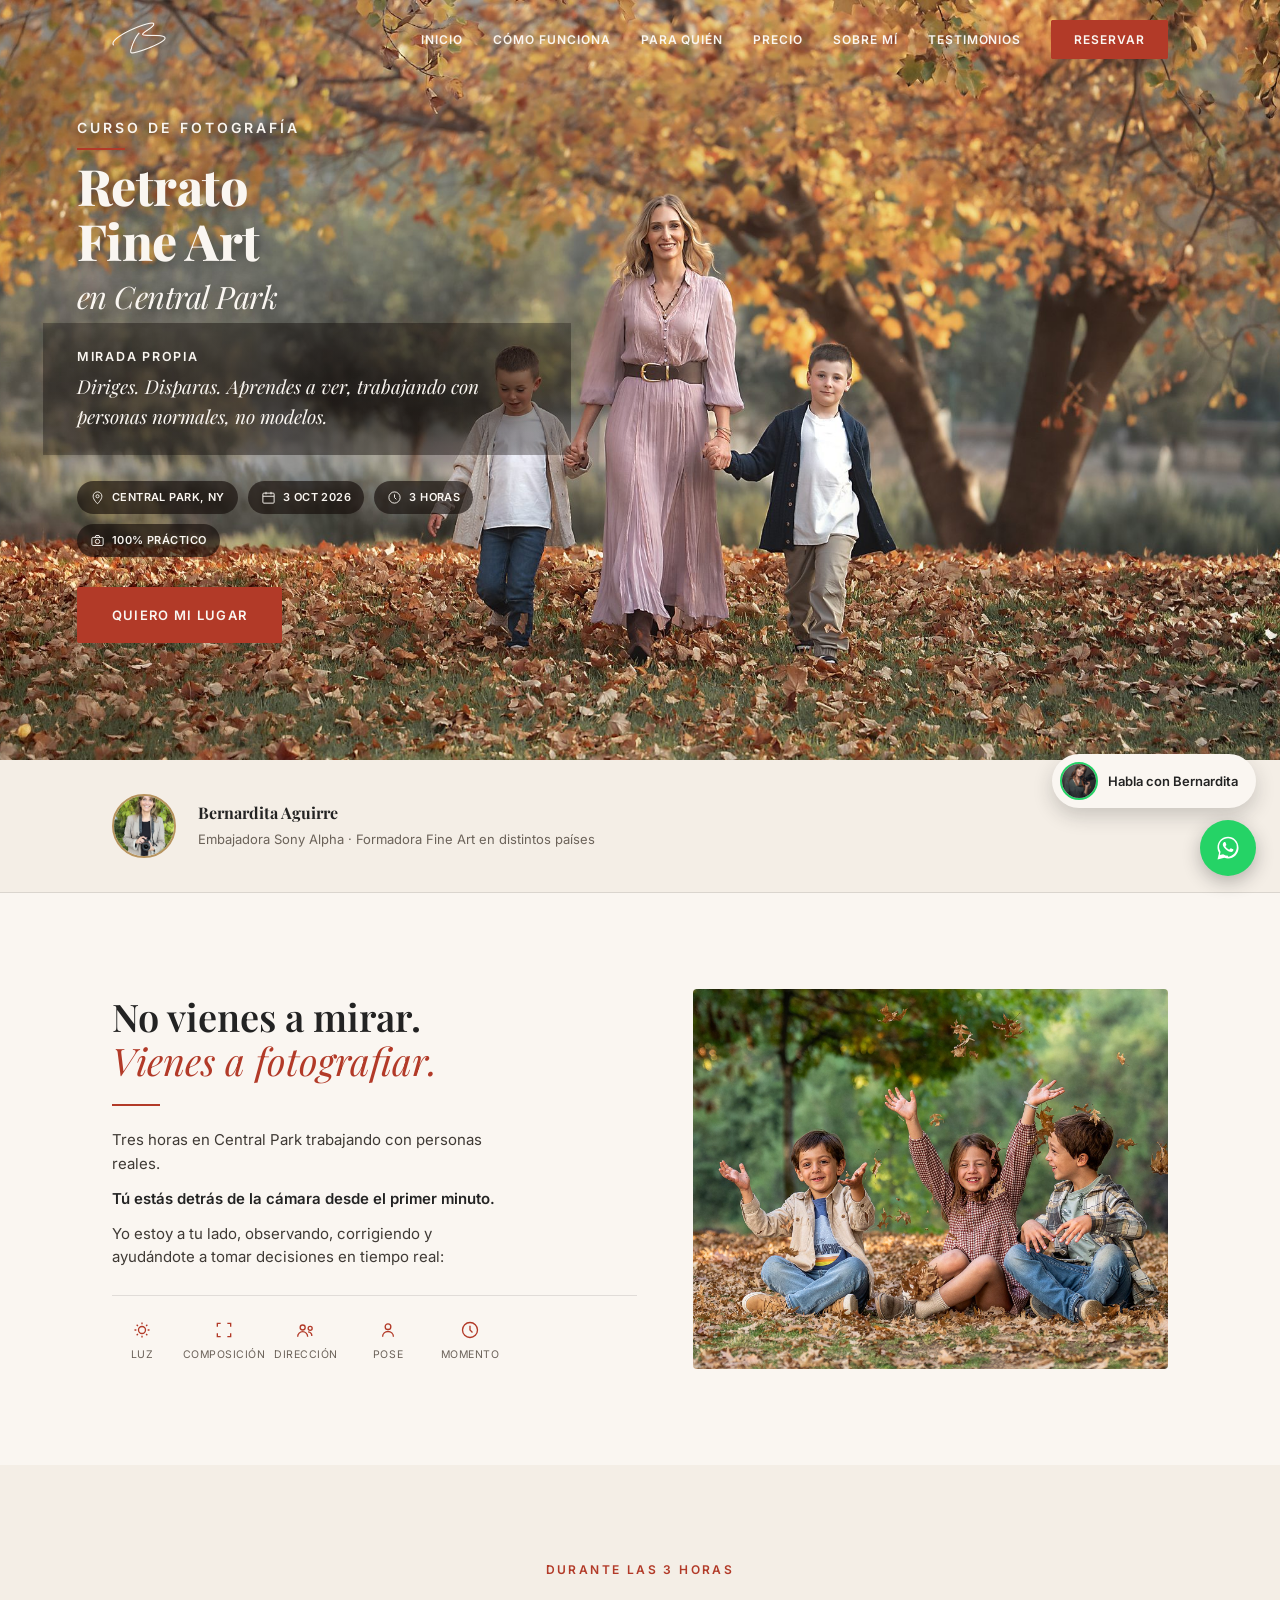
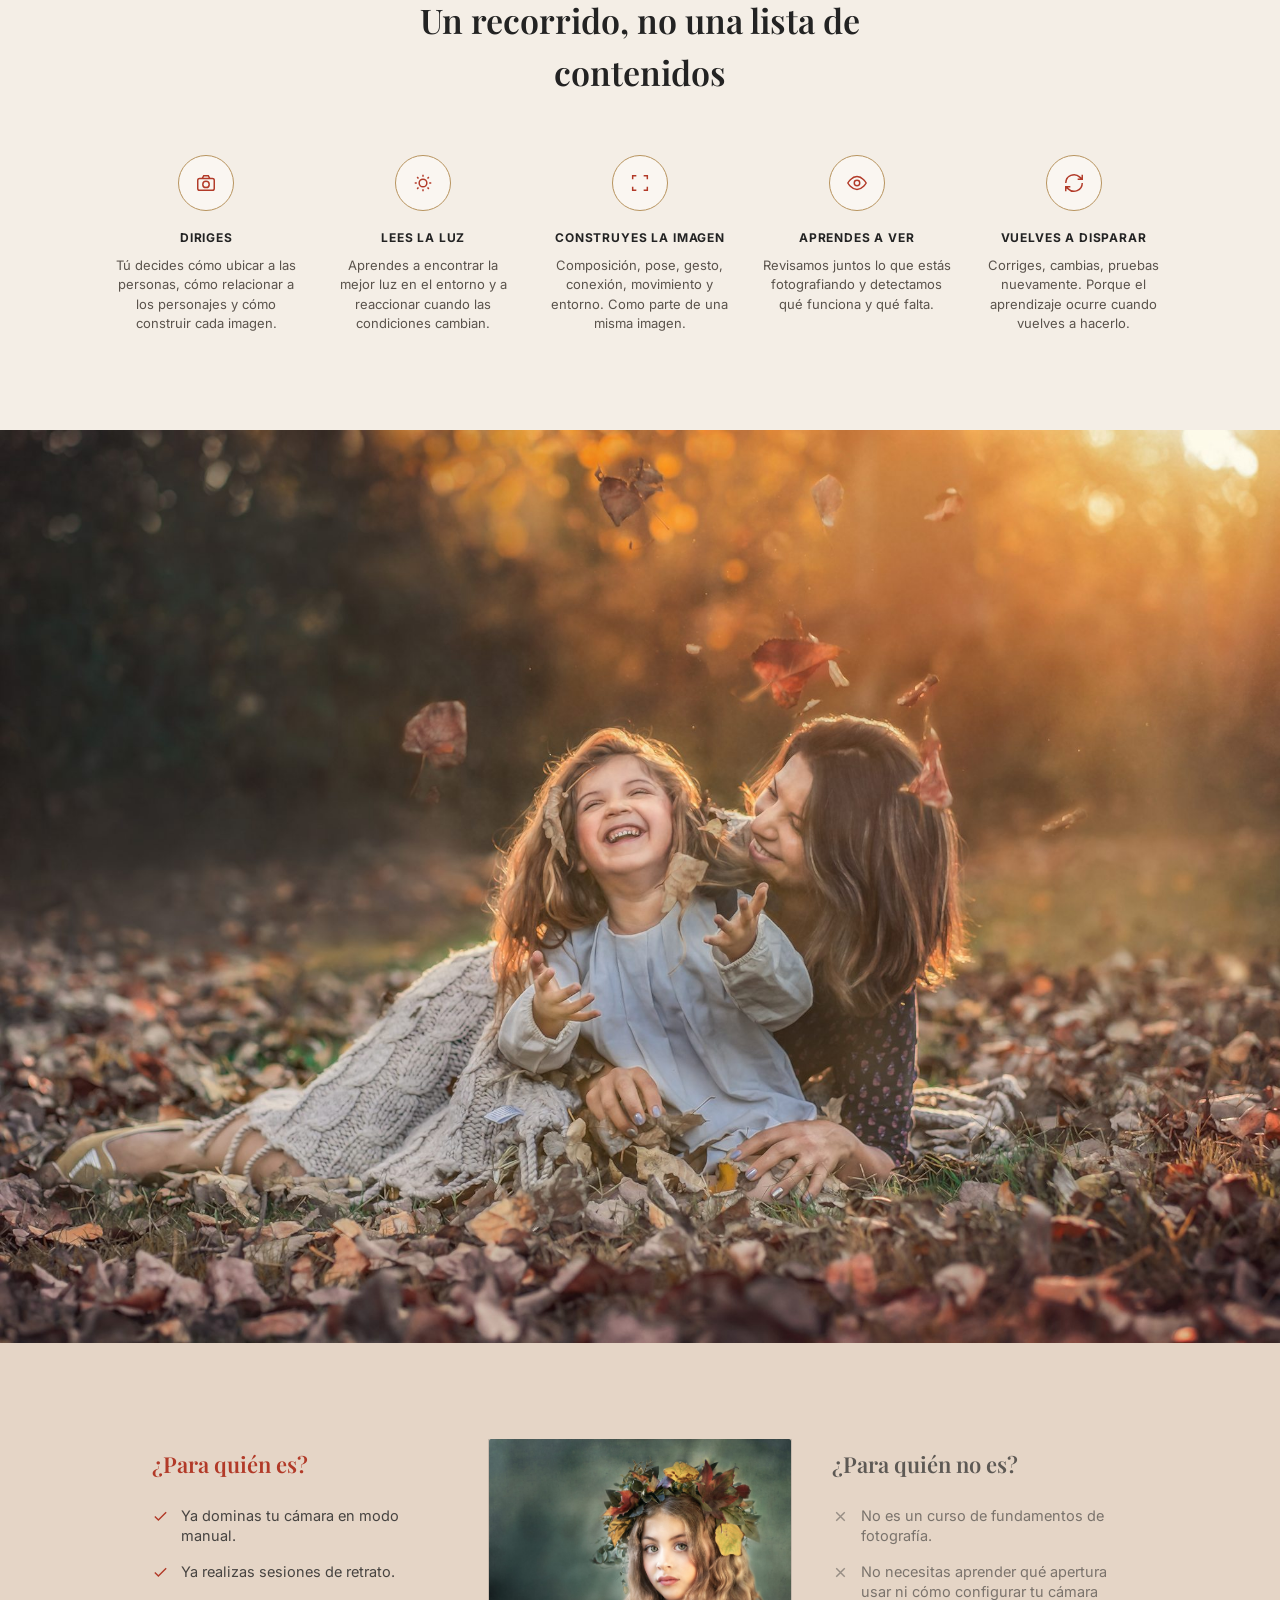
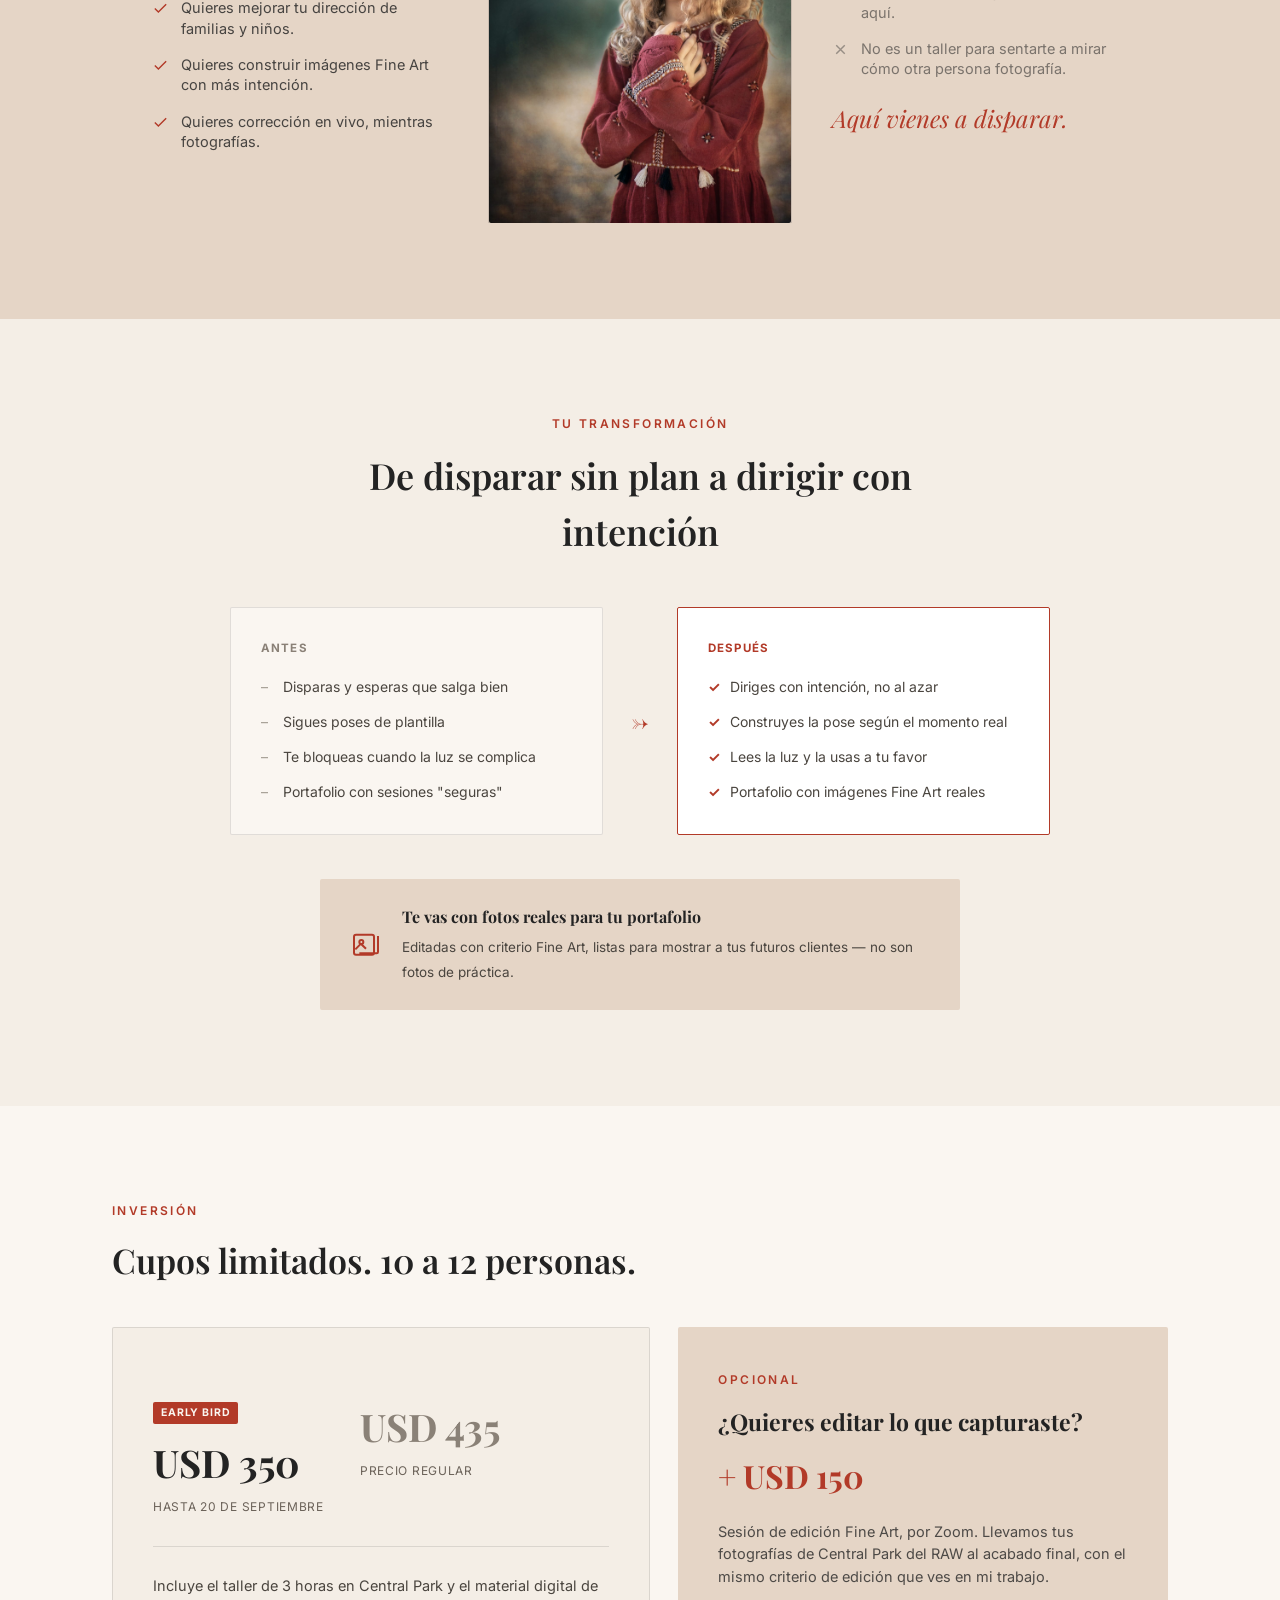
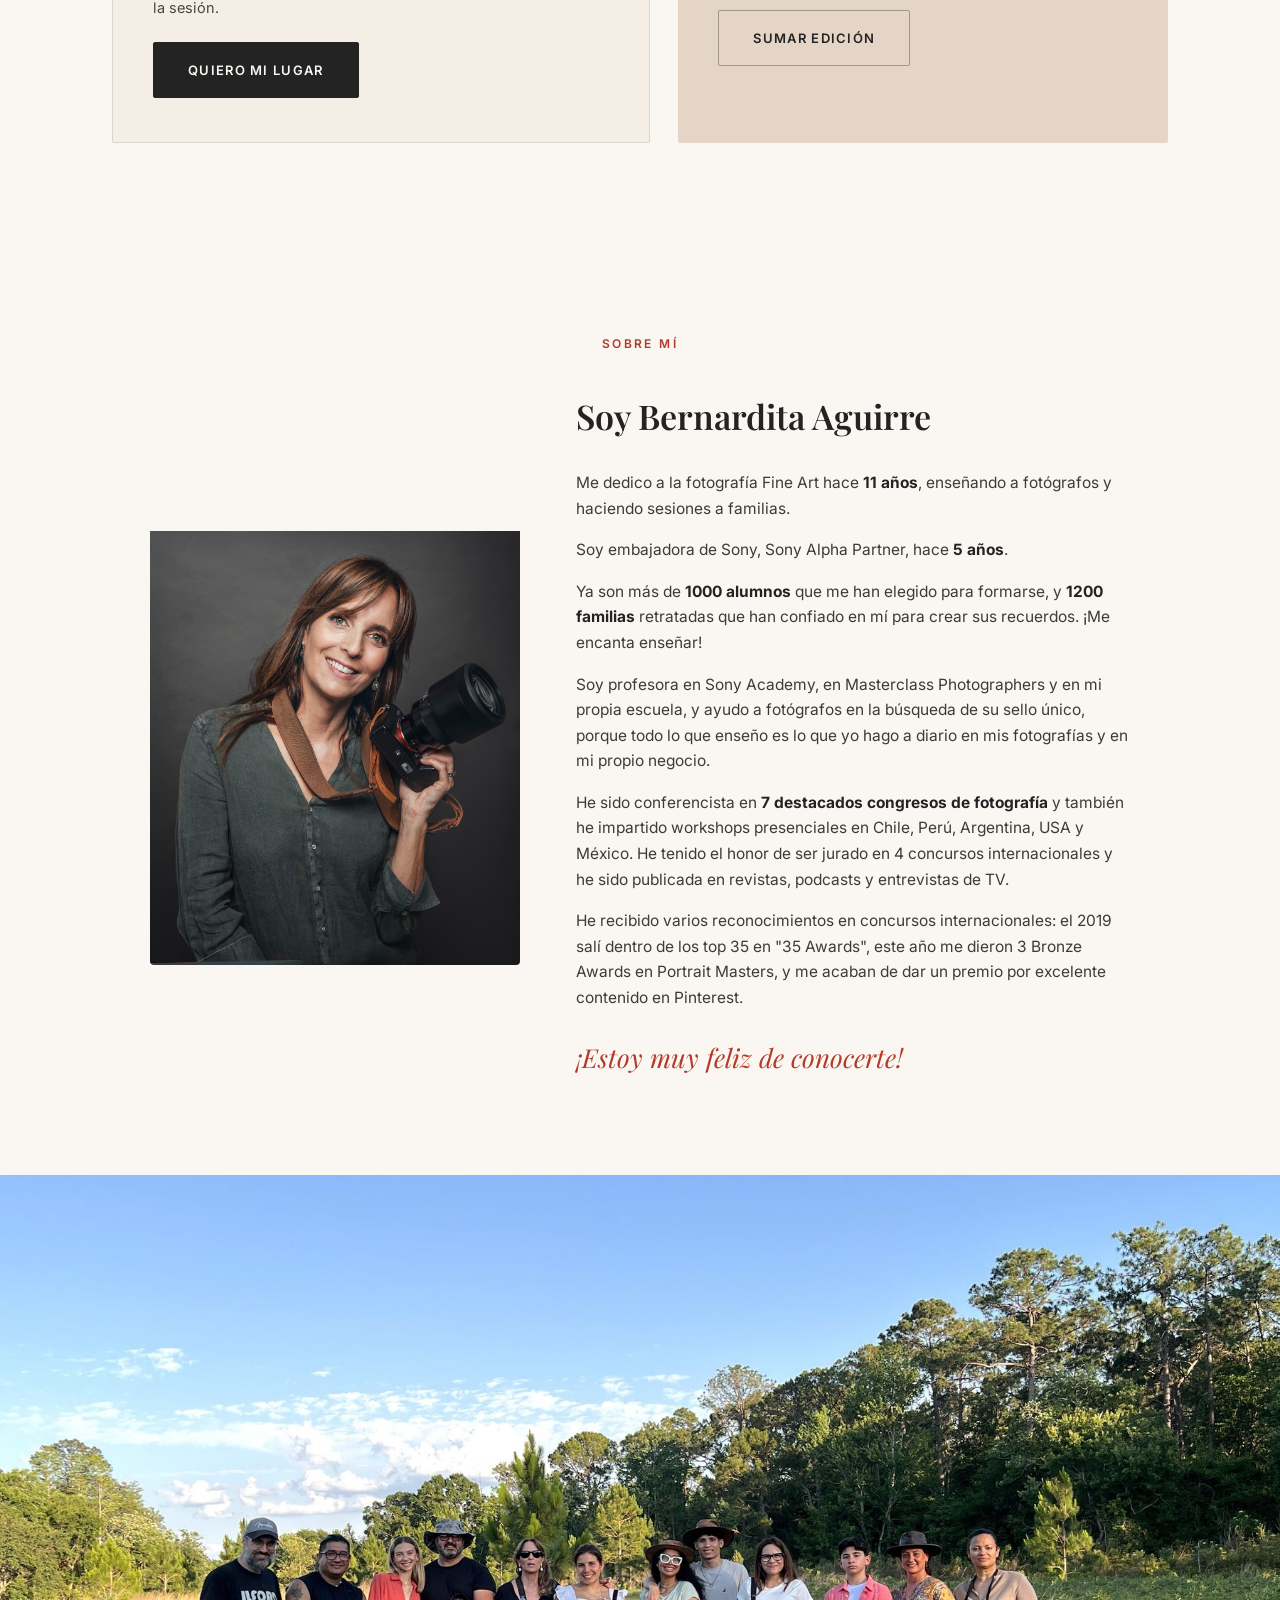
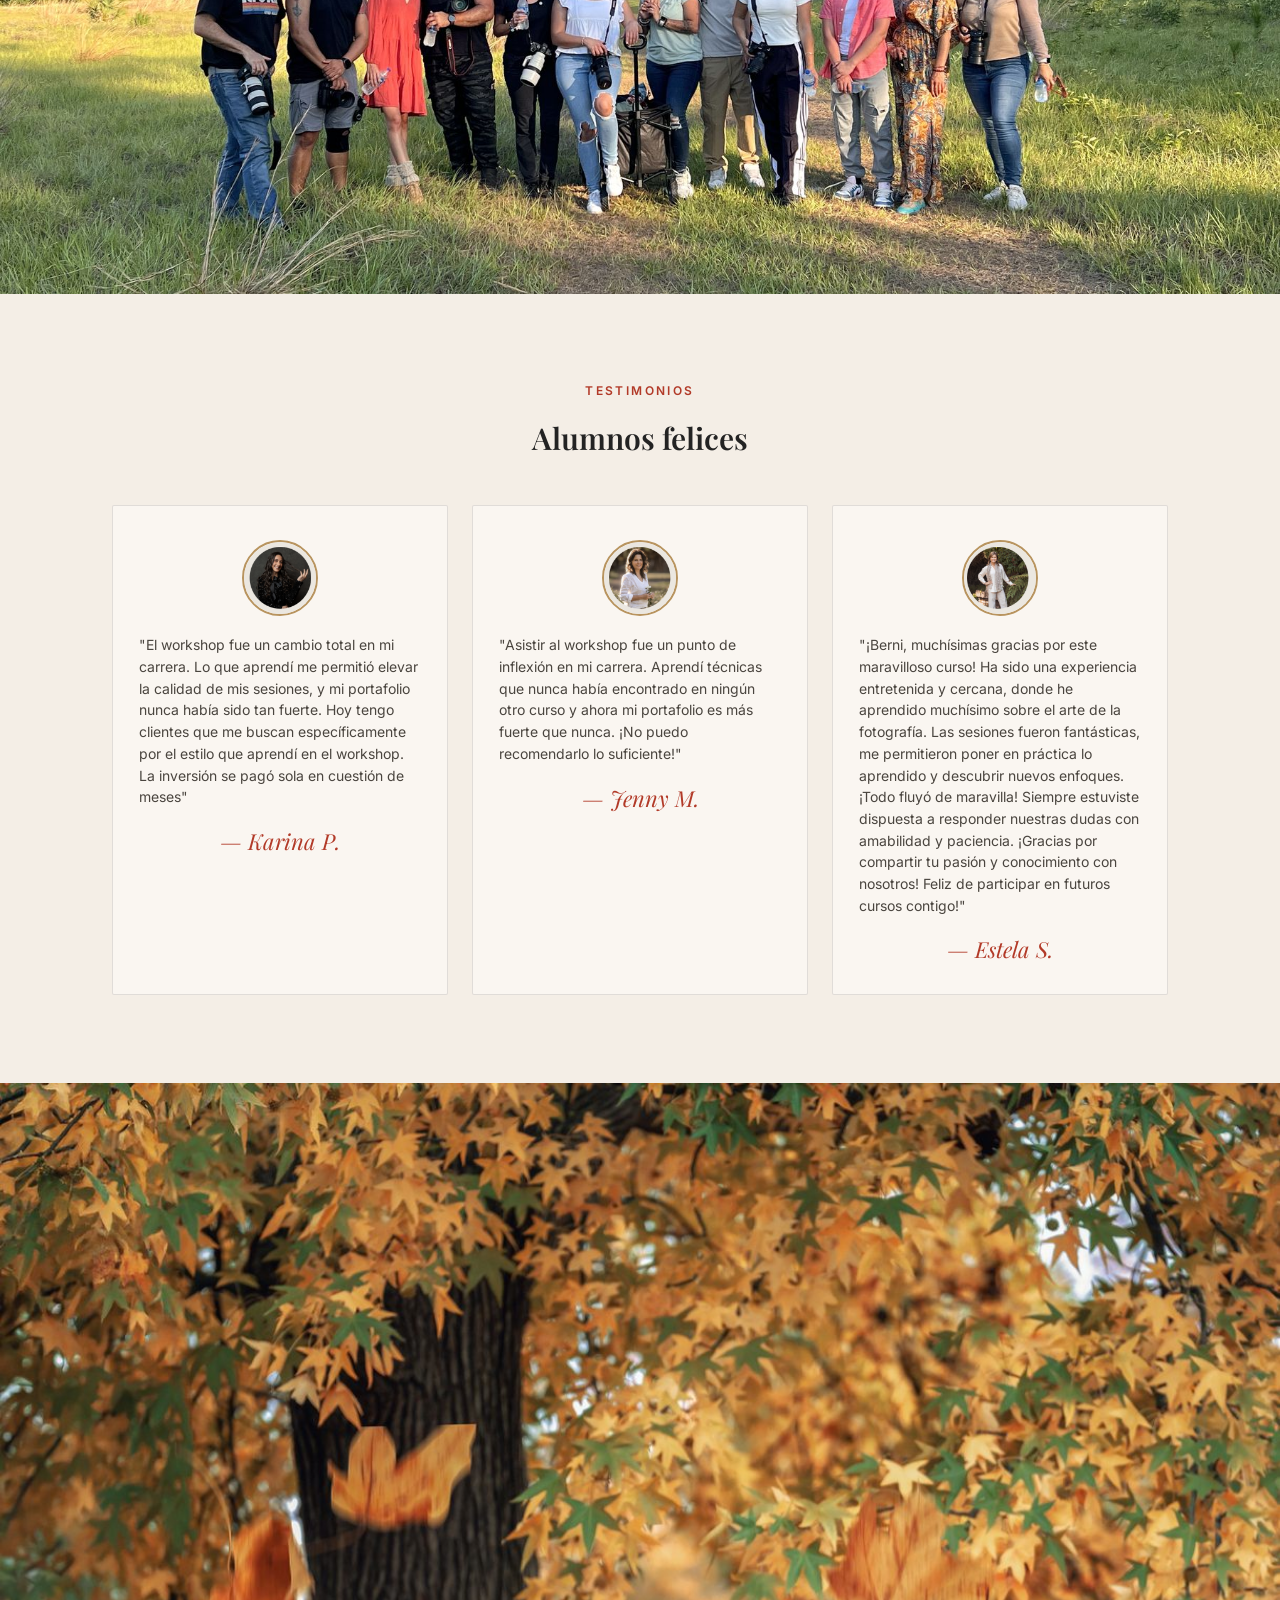
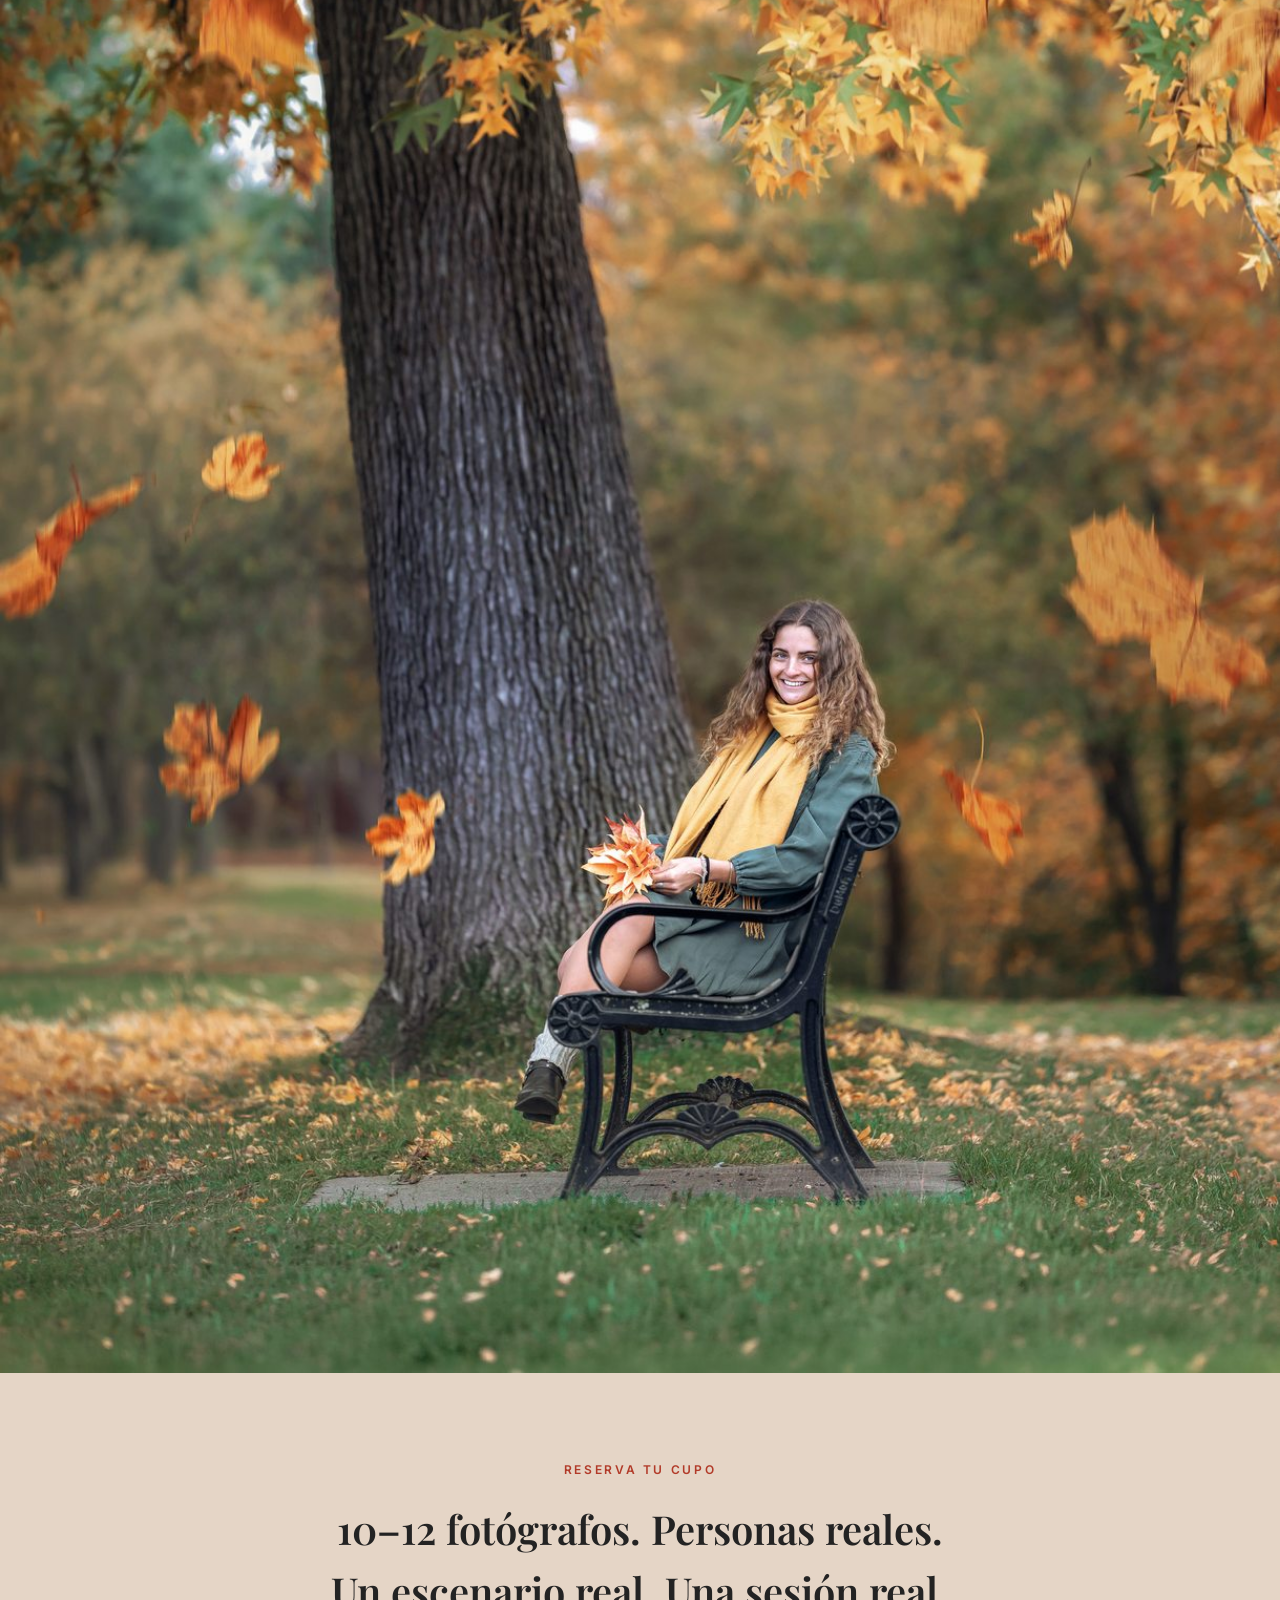
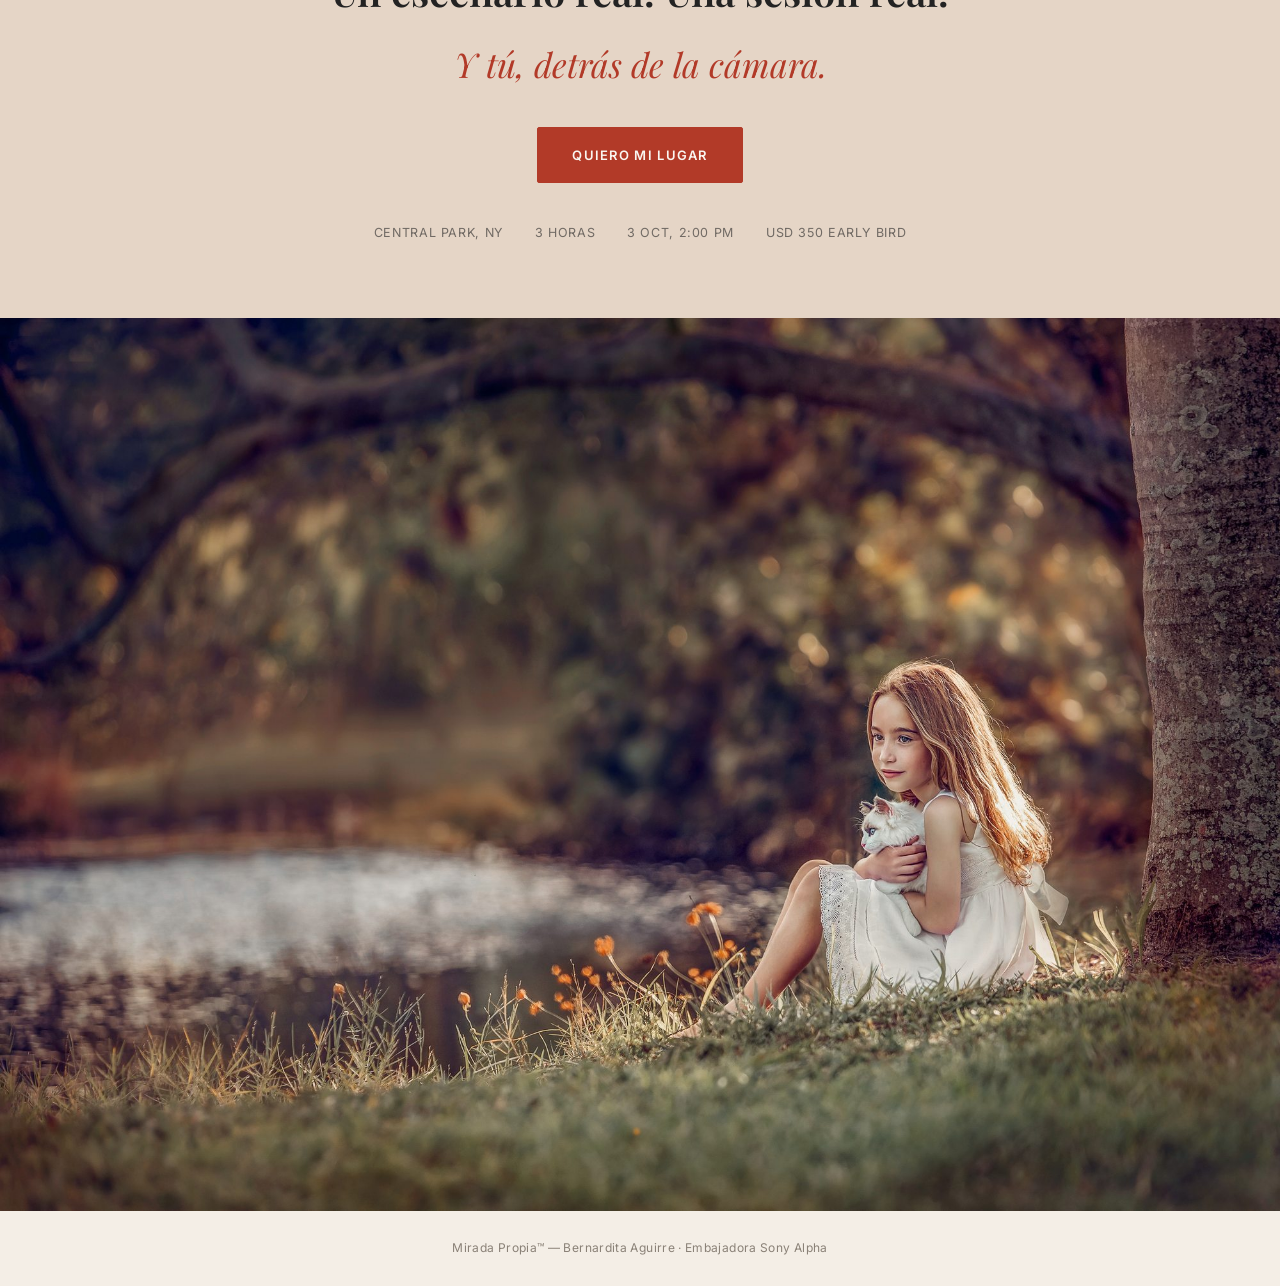
<file: index.html>
<!DOCTYPE html>
<html lang="es">
<head>
<meta charset="UTF-8">
<meta name="viewport" content="width=device-width, initial-scale=1.0">
<title>Mirada Propia — Retrato Fine Art en Central Park</title>
<link rel="preconnect" href="https://fonts.googleapis.com">
<link href="https://fonts.googleapis.com/css2?family=Playfair+Display:ital,wght@0,500;0,600;0,700;0,800;0,900;1,400;1,500;1,600&family=Inter:wght@400;500;600&display=swap" rel="stylesheet">
<meta name="description" content="Taller presencial de 3 horas en Central Park, Nueva York, para fotógrafos que ya dominan su cámara y quieren llevar su retrato a Fine Art. Cupos limitados — 3 de octubre 2026.">
<meta property="og:type" content="website">
<meta property="og:title" content="Mirada Propia — Retrato Fine Art en Central Park">
<meta property="og:description" content="Tres horas dirigiendo una sesión real en Central Park. Tú disparas, yo corrijo en vivo. Cupos limitados — 3 de octubre 2026.">
<meta property="og:image" content="images/_DSC0875-Editar-Editar_copia.jpg">
<meta property="og:locale" content="es_ES">
<meta name="twitter:card" content="summary_large_image">
<link rel="icon" type="image/svg+xml" href="favicon.svg">
<link rel="stylesheet" href="styles.css">
</head>
<body>

<!-- ============ NAV ============ -->
<nav class="site-nav">
  <div class="wrap">
    <a href="#inicio" class="nav-brand">
      <img src="images/logo-mark-white.png" alt="Bernardita Aguirre" class="nav-logo-mark">
    </a>
    <button class="nav-toggle" id="nav-toggle" aria-label="Abrir menú" aria-expanded="false">
      <svg viewBox="0 0 24 24" fill="none" stroke="currentColor" stroke-width="1.8"><path d="M3 6h18M3 12h18M3 18h18"/></svg>
    </button>
    <ul class="nav-links" id="nav-links">
      <li><a href="#inicio">Inicio</a></li>
      <li><a href="#como-funciona">Cómo funciona</a></li>
      <li><a href="#para-quien">Para quién</a></li>
      <li><a href="#precio">Precio</a></li>
      <li><a href="#sobre-mi">Sobre mí</a></li>
      <li><a href="#testimonios">Testimonios</a></li>
      <li><a href="reserva.html" class="nav-cta">Reservar</a></li>
    </ul>
  </div>
</nav>

<!-- ============ HERO ============ -->
<div class="band hero-band" id="inicio">
  <div class="ph">
    <img src="images/_DSC0875-Editar-Editar_copia.jpg" alt="Familia caminando entre hojas de otoño">
  </div>
  <div class="hero-overlay">
      <div class="wrap">
        <div class="hero-overlay-panel">
          <div class="eyebrow">Curso de Fotografía</div>
          <div class="hero-rule"></div>
          <h1>Retrato<br>Fine Art<em>en Central Park</em></h1>
          <div class="hero-tagline-box">
            <div class="hero-tag">Mirada Propia</div>
            <p class="hero-sub">Diriges. Disparas. Aprendes a ver, trabajando con personas normales, no modelos.</p>
          </div>
          <div class="hero-stats">
            <div class="ho-stat">
              <svg viewBox="0 0 24 24" fill="none" stroke="currentColor" stroke-width="1.5"><path d="M12 22s7-6.5 7-12a7 7 0 1 0-14 0c0 5.5 7 12 7 12z"/><circle cx="12" cy="10" r="2.5"/></svg>
              <span>Central Park, NY</span>
            </div>
            <div class="ho-stat">
              <svg viewBox="0 0 24 24" fill="none" stroke="currentColor" stroke-width="1.5"><rect x="3" y="5" width="18" height="16" rx="1.5"/><path d="M3 10h18M8 3v4M16 3v4"/></svg>
              <span>3 oct 2026</span>
            </div>
            <div class="ho-stat">
              <svg viewBox="0 0 24 24" fill="none" stroke="currentColor" stroke-width="1.5"><circle cx="12" cy="12" r="9"/><path d="M12 7v5l3 3"/></svg>
              <span>3 horas</span>
            </div>
            <div class="ho-stat">
              <svg viewBox="0 0 24 24" fill="none" stroke="currentColor" stroke-width="1.5"><rect x="3" y="7" width="18" height="13" rx="2"/><path d="M8 7l1.5-3h5L16 7"/><circle cx="12" cy="13.5" r="3.5"/></svg>
              <span>100% práctico</span>
            </div>
          </div>
          <a href="reserva.html" class="btn">Quiero mi lugar</a>
        </div>
      </div>
  </div>
</div>

<div class="bio-strip">
  <div class="wrap">
    <div class="bio-photo">
      <img src="images/IMG_2232.jpg" alt="Bernardita Aguirre">
    </div>
    <div class="bio-text">
      <b>Bernardita Aguirre</b>
      <span>Embajadora Sony Alpha · Formadora Fine Art en distintos países</span>
    </div>
  </div>
</div>



<!-- ============ CÓMO FUNCIONA — SECCIÓN 1: INTRO + FOTO ============ -->
<section class="section" id="como-funciona">
  <div class="wrap">
    <div class="how-intro-grid">
      <div class="how-text">
        <h2>No vienes a mirar.<br><em>Vienes a fotografiar.</em></h2>
        <div class="how-rule"></div>
        <p>Tres horas en Central Park trabajando con personas reales.</p>
        <p><strong>Tú estás detrás de la cámara desde el primer minuto.</strong></p>
        <p>Yo estoy a tu lado, observando, corrigiendo y ayudándote a tomar decisiones en tiempo real:</p>
        <div class="how-mini-stats">
          <div class="mini-stat">
            <svg viewBox="0 0 24 24" fill="none" stroke="currentColor" stroke-width="1.6"><circle cx="12" cy="12" r="4.2"/><path d="M12 3v2.2M12 18.8V21M21 12h-2.2M5.2 12H3M18.4 5.6l-1.5 1.5M7.1 16.9l-1.5 1.5M18.4 18.4l-1.5-1.5M7.1 7.1L5.6 5.6"/></svg>
            <span>Luz</span>
          </div>
          <div class="mini-stat">
            <svg viewBox="0 0 24 24" fill="none" stroke="currentColor" stroke-width="1.6"><path d="M4 8V4h4M20 8V4h-4M4 16v4h4M20 16v4h-4"/></svg>
            <span>Composición</span>
          </div>
          <div class="mini-stat">
            <svg viewBox="0 0 24 24" fill="none" stroke="currentColor" stroke-width="1.6"><circle cx="8" cy="9" r="3"/><circle cx="17" cy="10" r="2.4"/><path d="M2 20c0-3.3 2.7-6 6-6s6 2.7 6 6M14.5 14.3c2.6.2 4.5 2.3 4.5 5"/></svg>
            <span>Dirección</span>
          </div>
          <div class="mini-stat">
            <svg viewBox="0 0 24 24" fill="none" stroke="currentColor" stroke-width="1.6"><circle cx="12" cy="8" r="3.4"/><path d="M5.5 20c0-3.6 2.9-6.2 6.5-6.2s6.5 2.6 6.5 6.2"/></svg>
            <span>Pose</span>
          </div>
          <div class="mini-stat">
            <svg viewBox="0 0 24 24" fill="none" stroke="currentColor" stroke-width="1.6"><circle cx="12" cy="12" r="9"/><path d="M12 7v5l3 3"/></svg>
            <span>Momento</span>
          </div>
        </div>
      </div>

      <div class="how-photo">
        <div class="ph">
          <img src="images/_DSC4271-Editar.jpg" alt="Tres niños jugando con hojas de otoño">
        </div>
      </div>
    </div>
  </div>
</section>

<!-- ============ CÓMO FUNCIONA — SECCIÓN 2: LOS 5 PASOS ============ -->
<section class="steps-section">
  <div class="wrap">
    <div class="steps-head">
      <div class="kicker">Durante las 3 horas</div>
      <h2>Un recorrido, no una lista de contenidos</h2>
    </div>
    <div class="steps-grid">
      <div class="step-card">
        <div class="step-icon"><svg viewBox="0 0 24 24" fill="none" stroke="currentColor" stroke-width="1.6"><rect x="3" y="7" width="18" height="13" rx="2"/><path d="M8 7l1.5-3h5L16 7"/><circle cx="12" cy="13.5" r="3.5"/></svg></div>
        <h3>Diriges</h3>
        <p>Tú decides cómo ubicar a las personas, cómo relacionar a los personajes y cómo construir cada imagen.</p>
      </div>
      <div class="step-card">
        <div class="step-icon"><svg viewBox="0 0 24 24" fill="none" stroke="currentColor" stroke-width="1.6"><circle cx="12" cy="12" r="4.2"/><path d="M12 3v2.2M12 18.8V21M21 12h-2.2M5.2 12H3M18.4 5.6l-1.5 1.5M7.1 16.9l-1.5 1.5M18.4 18.4l-1.5-1.5M7.1 7.1L5.6 5.6"/></svg></div>
        <h3>Lees la luz</h3>
        <p>Aprendes a encontrar la mejor luz en el entorno y a reaccionar cuando las condiciones cambian.</p>
      </div>
      <div class="step-card">
        <div class="step-icon"><svg viewBox="0 0 24 24" fill="none" stroke="currentColor" stroke-width="1.6"><path d="M4 8V4h4M20 8V4h-4M4 16v4h4M20 16v4h-4"/></svg></div>
        <h3>Construyes la imagen</h3>
        <p>Composición, pose, gesto, conexión, movimiento y entorno. Como parte de una misma imagen.</p>
      </div>
      <div class="step-card">
        <div class="step-icon"><svg viewBox="0 0 24 24" fill="none" stroke="currentColor" stroke-width="1.6"><path d="M2 12s4-7 10-7 10 7 10 7-4 7-10 7-10-7-10-7z"/><circle cx="12" cy="12" r="3"/></svg></div>
        <h3>Aprendes a ver</h3>
        <p>Revisamos juntos lo que estás fotografiando y detectamos qué funciona y qué falta.</p>
      </div>
      <div class="step-card">
        <div class="step-icon"><svg viewBox="0 0 24 24" fill="none" stroke="currentColor" stroke-width="1.6"><path d="M3 12a9 9 0 0 1 15.3-6.4L21 8M21 3v5h-5M21 12a9 9 0 0 1-15.3 6.4L3 16M3 21v-5h5"/></svg></div>
        <h3>Vuelves a disparar</h3>
        <p>Corriges, cambias, pruebas nuevamente. Porque el aprendizaje ocurre cuando vuelves a hacerlo.</p>
      </div>
    </div>
  </div>
</section>

<div class="band">
  <div class="ph">
    <img src="images/BAF01425-Editar.jpg" alt="Madre e hija riendo entre hojas de otoño">
  </div>
</div>

<!-- ============ PARA QUIÉN ============ -->
<section class="forwho" id="para-quien">
  <div class="wrap">
    <div class="forwho-grid">
      <div class="fw-col yes">
        <h3>¿Para quién es?</h3>
        <ul class="fw-list yes">
          <li><svg viewBox="0 0 24 24" fill="none" stroke-width="2"><path d="M20 6L9 17l-5-5"/></svg>Ya dominas tu cámara en modo manual.</li>
          <li><svg viewBox="0 0 24 24" fill="none" stroke-width="2"><path d="M20 6L9 17l-5-5"/></svg>Ya realizas sesiones de retrato.</li>
          <li><svg viewBox="0 0 24 24" fill="none" stroke-width="2"><path d="M20 6L9 17l-5-5"/></svg>Quieres mejorar tu dirección de familias y niños.</li>
          <li><svg viewBox="0 0 24 24" fill="none" stroke-width="2"><path d="M20 6L9 17l-5-5"/></svg>Quieres construir imágenes Fine Art con más intención.</li>
          <li><svg viewBox="0 0 24 24" fill="none" stroke-width="2"><path d="M20 6L9 17l-5-5"/></svg>Quieres corrección en vivo, mientras fotografías.</li>
        </ul>
      </div>
      <div class="fw-photo">
        <div class="ph" style="height:100%;">
          <img src="images/BAF04991-Editar.jpg" alt="Retrato Fine Art con corona de flores de otoño">
        </div>
      </div>
      <div class="fw-col no">
        <h3 style="color:rgba(35,35,35,.7);">¿Para quién no es?</h3>
        <ul class="fw-list no">
          <li><svg viewBox="0 0 24 24" fill="none" stroke-width="2"><path d="M18 6L6 18M6 6l12 12"/></svg>No es un curso de fundamentos de fotografía.</li>
          <li><svg viewBox="0 0 24 24" fill="none" stroke-width="2"><path d="M18 6L6 18M6 6l12 12"/></svg>No necesitas aprender qué apertura usar ni cómo configurar tu cámara aquí.</li>
          <li><svg viewBox="0 0 24 24" fill="none" stroke-width="2"><path d="M18 6L6 18M6 6l12 12"/></svg>No es un taller para sentarte a mirar cómo otra persona fotografía.</li>
        </ul>
        <div class="fw-final">Aquí vienes a disparar.</div>
      </div>
    </div>
  </div>
</section>

<!-- ============ TRANSFORMACIÓN ============ -->
<section class="transform" id="transformacion">
  <div class="wrap">
    <div class="kicker">Tu transformación</div>
    <h2>De disparar sin plan a dirigir con intención</h2>
    <div class="transform-grid">
      <div class="transform-col before">
        <h3>Antes</h3>
        <ul>
          <li>Disparas y esperas que salga bien</li>
          <li>Sigues poses de plantilla</li>
          <li>Te bloqueas cuando la luz se complica</li>
          <li>Portafolio con sesiones "seguras"</li>
        </ul>
      </div>
      <div class="transform-arrow">→</div>
      <div class="transform-col after">
        <h3>Después</h3>
        <ul>
          <li>Diriges con intención, no al azar</li>
          <li>Construyes la pose según el momento real</li>
          <li>Lees la luz y la usas a tu favor</li>
          <li>Portafolio con imágenes Fine Art reales</li>
        </ul>
      </div>
    </div>
    <div class="transform-highlight">
      <svg viewBox="0 0 24 24" fill="none" stroke="currentColor" stroke-width="1.5"><rect x="3" y="5" width="15" height="15" rx="1.5"/><path d="M7 19h13a1 1 0 0 0 1-1V6"/><circle cx="8.5" cy="10.5" r="1.5"/><path d="M4 16l3.5-3.5a1 1 0 0 1 1.4 0L12 15.5"/></svg>
      <div>
        <b>Te vas con fotos reales para tu portafolio</b>
        <span>Editadas con criterio Fine Art, listas para mostrar a tus futuros clientes — no son fotos de práctica.</span>
      </div>
    </div>
  </div>
</section>

<section class="pricing" id="precio">
  <div class="wrap">
    <div class="kicker">Inversión</div>
    <h2 style="font-family:var(--serif); font-weight:600; font-size:clamp(26px,3vw,34px); margin-bottom:40px;">Cupos limitados. 10 a 12 personas.</h2>
    <div class="price-grid">
      <div class="price-card">
        <div class="price-row">
          <div class="price-block">
            <b class="tag">Early bird</b>
            <span class="num">USD 350</span>
            <span class="label">Hasta 20 de septiembre</span>
          </div>
          <div class="price-block">
            <span class="num" style="color:#8a8177;">USD 435</span>
            <span class="label">Precio regular</span>
          </div>
        </div>
        <p class="price-note">Incluye el taller de 3 horas en Central Park y el material digital de la sesión.</p>
        <a href="reserva.html" class="btn" style="background:var(--ink); border-color:var(--ink);">Quiero mi lugar</a>
      </div>
      <div class="price-card dark">
        <div class="kicker">Opcional</div>
        <h3>¿Quieres editar lo que capturaste?</h3>
        <span class="upsell-price">+ USD 150</span>
        <p>Sesión de edición Fine Art, por Zoom. Llevamos tus fotografías de Central Park del RAW al acabado final, con el mismo criterio de edición que ves en mi trabajo.</p>
        <a href="reserva.html?addon=1" class="btn ghost">Sumar edición</a>
      </div>
    </div>
  </div>
</section>

<!-- ============ BIO ============ -->
<section class="bio-section" id="sobre-mi">
  <div class="wrap">
    <div class="kicker">Sobre mí</div>
    <div class="bio-split">
      <div class="ph">
        <img src="images/bernardita-retrato.jpg" alt="Bernardita Aguirre">
      </div>
      <div class="bio-text-col">
        <h2>Soy Bernardita Aguirre</h2>
        <p>Me dedico a la fotografía Fine Art hace <strong>11 años</strong>, enseñando a fotógrafos y haciendo sesiones a familias.</p>
        <p>Soy embajadora de Sony, Sony Alpha Partner, hace <strong>5 años</strong>.</p>
        <p>Ya son más de <strong>1000 alumnos</strong> que me han elegido para formarse, y <strong>1200 familias</strong> retratadas que han confiado en mí para crear sus recuerdos. ¡Me encanta enseñar!</p>
        <p>Soy profesora en Sony Academy, en Masterclass Photographers y en mi propia escuela, y ayudo a fotógrafos en la búsqueda de su sello único, porque todo lo que enseño es lo que yo hago a diario en mis fotografías y en mi propio negocio.</p>
        <p>He sido conferencista en <strong>7 destacados congresos de fotografía</strong> y también he impartido workshops presenciales en Chile, Perú, Argentina, USA y México. He tenido el honor de ser jurado en 4 concursos internacionales y he sido publicada en revistas, podcasts y entrevistas de TV.</p>
        <p>He recibido varios reconocimientos en concursos internacionales: el 2019 salí dentro de los top 35 en "35 Awards", este año me dieron 3 Bronze Awards en Portrait Masters, y me acaban de dar un premio por excelente contenido en Pinterest.</p>
        <div class="bio-quote">¡Estoy muy feliz de conocerte!</div>
      </div>
    </div>
  </div>
</section>

<div class="band">
  <div class="ph">
    <img src="images/IMG_1484.jpg" alt="Grupo de fotógrafos en un taller presencial anterior">
  </div>
</div>

<!-- ============ PRICING ============ -->

<!-- ============ TESTIMONIALS (placeholder — sin testimonios reales aún) ============ -->
<section class="testimonials" id="testimonios">
  <div class="wrap">
    <div class="testimonials-head">
      <div class="kicker">Testimonios</div>
      <h2>Alumnos felices</h2>
    </div>
    <div class="t-grid">
      <div class="t-card">
        <div class="t-photo"><img src="images/t1-karina.png" alt="Karina P."></div>
        <p>"El workshop fue un cambio total en mi carrera. Lo que aprendí me permitió elevar la calidad de mis sesiones, y mi portafolio nunca había sido tan fuerte. Hoy tengo clientes que me buscan específicamente por el estilo que aprendí en el workshop. La inversión se pagó sola en cuestión de meses"</p>
        <div class="t-name">— Karina P.</div>
      </div>
      <div class="t-card">
        <div class="t-photo"><img src="images/t2-jenny.png" alt="Jenny M."></div>
        <p>"Asistir al workshop fue un punto de inflexión en mi carrera. Aprendí técnicas que nunca había encontrado en ningún otro curso y ahora mi portafolio es más fuerte que nunca. ¡No puedo recomendarlo lo suficiente!"</p>
        <div class="t-name">— Jenny M.</div>
      </div>
      <div class="t-card">
        <div class="t-photo"><img src="images/t3-estela.png" alt="Estela S."></div>
        <p>"¡Berni, muchísimas gracias por este maravilloso curso! Ha sido una experiencia entretenida y cercana, donde he aprendido muchísimo sobre el arte de la fotografía. Las sesiones fueron fantásticas, me permitieron poner en práctica lo aprendido y descubrir nuevos enfoques. ¡Todo fluyó de maravilla! Siempre estuviste dispuesta a responder nuestras dudas con amabilidad y paciencia. ¡Gracias por compartir tu pasión y conocimiento con nosotros! Feliz de participar en futuros cursos contigo!"</p>
        <div class="t-name">— Estela S.</div>
      </div>
    </div>
  </div>
</section>

<!-- ============ CLOSING PHOTO (banda propia) ============ -->
<div class="band">
  <div class="ph">
    <img src="images/_DSC0431-_copia.jpg" alt="Mujer en una banca de parque, hojas de otoño cayendo">
  </div>
</div>

<!-- ============ CLOSING (fondo solido, sin foto) ============ -->
<section class="closing" id="reserva">
  <div class="closing-inner wrap">
    <div class="eyebrow">Reserva tu cupo</div>
    <h2>10–12 fotógrafos. Personas reales.<br>Un escenario real. Una sesión real.</h2>
    <div class="closing-script">Y tú, detrás de la cámara.</div>
    <a href="reserva.html" class="btn">Quiero mi lugar</a>
    <div class="closing-facts">
      <span>Central Park, NY</span>
      <span>3 horas</span>
      <span>3 oct, 2:00 PM</span>
      <span>USD 350 early bird</span>
    </div>
  </div>
</section>

<div class="band">
  <div class="ph">
    <img src="images/_BAF1465-Editar-Editar.jpg" alt="Retrato Fine Art de niña con gato junto al agua">
  </div>
</div>

<footer>
  Mirada Propia™ — Bernardita Aguirre · Embajadora Sony Alpha
</footer>

<a href="https://wa.me/56992388751?text=Hola%20Bernardita%2C%20tengo%20una%20consulta%20sobre%20el%20taller%20en%20Central%20Park" class="whatsapp-bubble" target="_blank" rel="noopener noreferrer">
  <img src="images/bernardita-retrato.jpg" alt="Bernardita Aguirre" class="whatsapp-bubble-photo">
  <span>Habla con Bernardita</span>
</a>

<a href="https://wa.me/56992388751?text=Hola%20Bernardita%2C%20tengo%20una%20consulta%20sobre%20el%20taller%20en%20Central%20Park" class="whatsapp-float" target="_blank" rel="noopener noreferrer" aria-label="Contactar por WhatsApp">
  <svg viewBox="0 0 32 32" aria-hidden="true"><path d="M16.02 3C9.4 3 4 8.4 4 15.02c0 2.35.66 4.55 1.8 6.43L4 29l7.72-1.76a12.9 12.9 0 0 0 4.3.74h.01c6.62 0 12.02-5.4 12.02-12.02C28.05 8.4 22.64 3 16.02 3zm0 21.9h-.01a10.1 10.1 0 0 1-5.14-1.41l-.37-.22-3.83.87.87-3.74-.24-.38a9.98 9.98 0 0 1-1.55-5.3C5.75 9.42 10.34 4.9 16.02 4.9c2.68 0 5.2 1.05 7.09 2.94a9.9 9.9 0 0 1 2.93 7.08c0 5.6-4.6 10.98-10.02 10.98zm5.5-7.65c-.3-.15-1.77-.87-2.04-.97-.27-.1-.47-.15-.67.15-.2.3-.77.97-.94 1.17-.17.2-.35.22-.65.07-.3-.15-1.25-.46-2.38-1.47-.88-.78-1.47-1.75-1.65-2.05-.17-.3-.02-.46.13-.6.13-.13.3-.35.45-.52.15-.17.2-.3.3-.5.1-.2.05-.37-.02-.52-.07-.15-.67-1.62-.92-2.22-.24-.58-.49-.5-.67-.51h-.57c-.2 0-.52.07-.79.37-.27.3-1.04 1.02-1.04 2.48 0 1.46 1.07 2.87 1.22 3.07.15.2 2.1 3.2 5.08 4.49.71.31 1.26.49 1.69.62.71.23 1.36.2 1.87.12.57-.08 1.77-.72 2.02-1.42.25-.7.25-1.3.17-1.42-.07-.13-.27-.2-.57-.35z"/></svg>
</a>

<script>
  const nav = document.querySelector(".site-nav");
  const navToggle = document.getElementById("nav-toggle");
  const navLinks = document.getElementById("nav-links");

  function onScroll() {
    nav.classList.toggle("scrolled", window.scrollY > 40);
  }
  window.addEventListener("scroll", onScroll);
  onScroll();

  navToggle.addEventListener("click", () => {
    const isOpen = navLinks.classList.toggle("open");
    navToggle.setAttribute("aria-expanded", isOpen ? "true" : "false");
  });

  navLinks.querySelectorAll("a").forEach((link) => {
    link.addEventListener("click", () => {
      navLinks.classList.remove("open");
      navToggle.setAttribute("aria-expanded", "false");
    });
  });
</script>

</body>
</html>
</file>
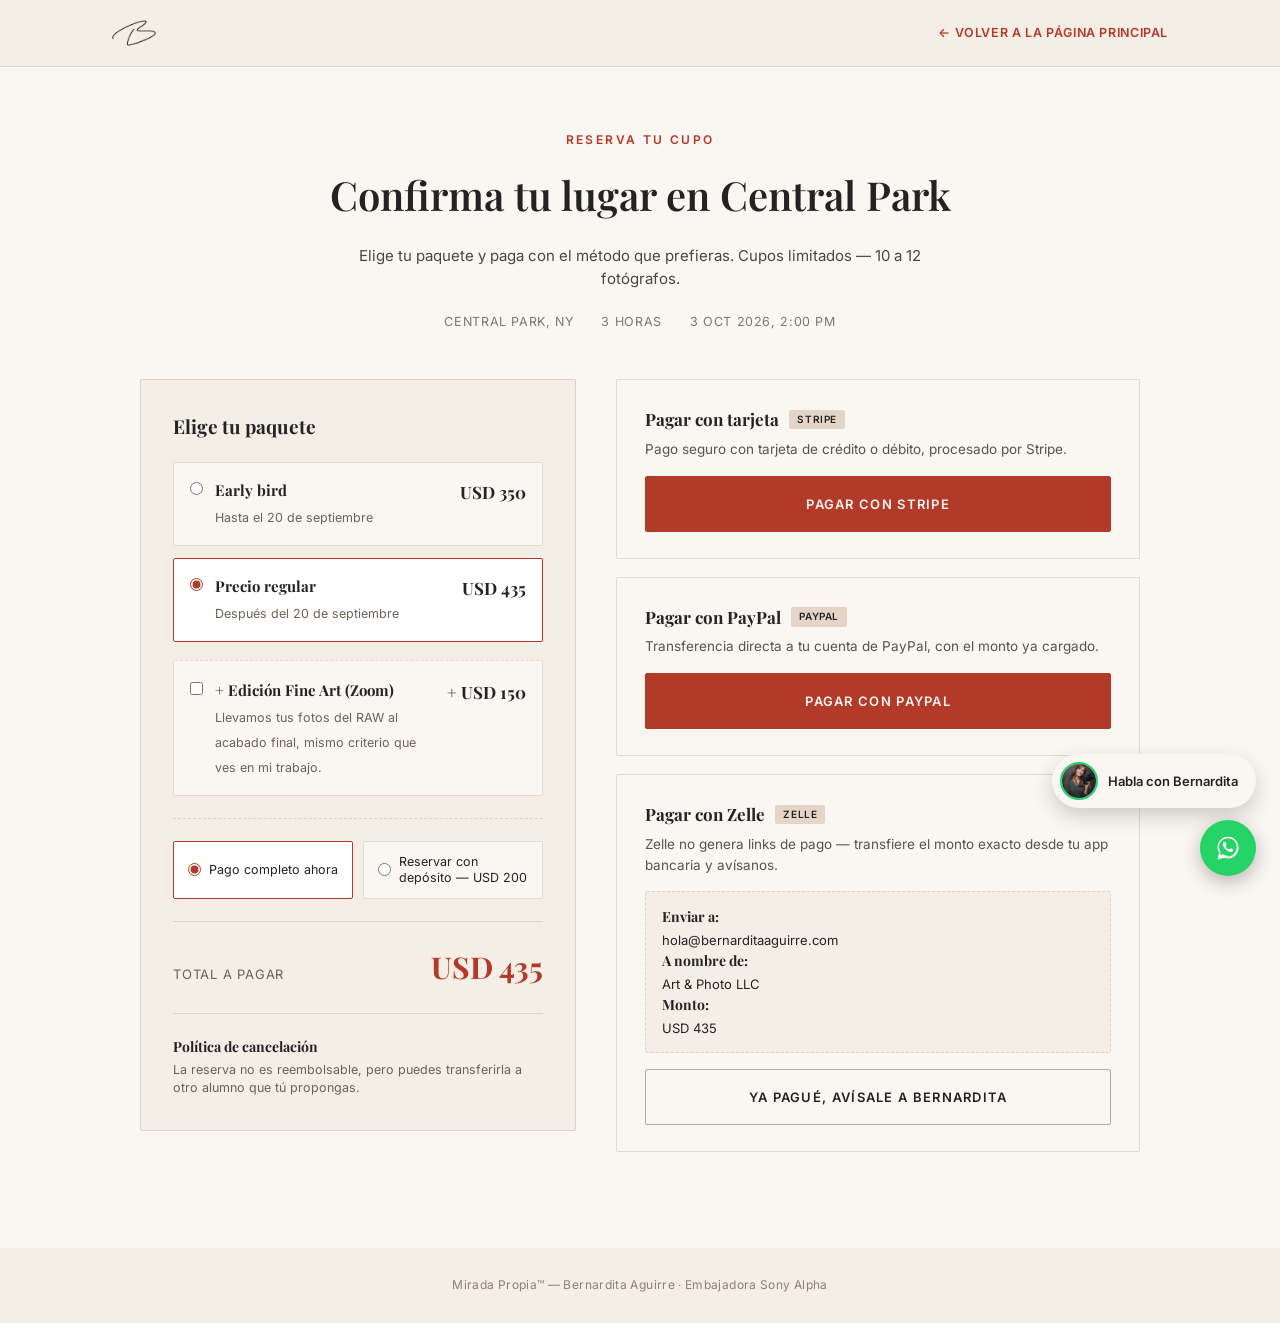
<file: reserva.html>
<!DOCTYPE html>
<html lang="es">
<head>
<meta charset="UTF-8">
<meta name="viewport" content="width=device-width, initial-scale=1.0">
<title>Reserva tu cupo — Mirada Propia</title>
<link rel="preconnect" href="https://fonts.googleapis.com">
<link href="https://fonts.googleapis.com/css2?family=Playfair+Display:ital,wght@0,500;0,600;0,700;0,800;0,900;1,400;1,500;1,600&family=Inter:wght@400;500;600&display=swap" rel="stylesheet">
<meta name="description" content="Reserva tu cupo para el taller Mirada Propia en Central Park — 3 de octubre 2026. Paga con Stripe, PayPal o Zelle.">
<meta property="og:type" content="website">
<meta property="og:title" content="Reserva tu cupo — Mirada Propia">
<meta property="og:description" content="Taller de retrato Fine Art en Central Park, 3 de octubre 2026. Cupos limitados — 10 a 12 fotógrafos.">
<meta name="robots" content="noindex">
<link rel="icon" type="image/svg+xml" href="favicon.svg">
<link rel="stylesheet" href="styles.css">
</head>
<body>

<div class="page-header">
  <div class="wrap">
    <a href="index.html" class="brand">
      <img src="images/logo-mark-ink.png" alt="Bernardita Aguirre" class="page-logo-mark">
    </a>
    <a href="index.html" class="back">← Volver a la página principal</a>
  </div>
</div>

<section class="checkout">
  <div class="wrap">
    <div class="checkout-head">
      <div class="kicker">Reserva tu cupo</div>
      <h1>Confirma tu lugar en Central Park</h1>
      <p>Elige tu paquete y paga con el método que prefieras. Cupos limitados — 10 a 12 fotógrafos.</p>
      <div class="checkout-facts">
        <span>Central Park, NY</span>
        <span>3 horas</span>
        <span>3 oct 2026, 2:00 PM</span>
      </div>
    </div>

    <div class="checkout-grid">
      <!-- ============ PACKAGE SELECTOR ============ -->
      <div class="package-card">
        <h2>Elige tu paquete</h2>

        <label class="package-option">
          <input type="radio" name="package" value="350" id="pkg-early" checked>
          <div class="opt-label">
            <b>Early bird</b>
            <span>Hasta el 20 de septiembre</span>
          </div>
          <div class="opt-price">USD 350</div>
        </label>

        <label class="package-option">
          <input type="radio" name="package" value="435" id="pkg-regular">
          <div class="opt-label">
            <b>Precio regular</b>
            <span>Después del 20 de septiembre</span>
          </div>
          <div class="opt-price">USD 435</div>
        </label>

        <label class="package-option addon-option">
          <input type="checkbox" id="pkg-addon" value="150">
          <div class="opt-label">
            <b>+ Edición Fine Art (Zoom)</b>
            <span>Llevamos tus fotos del RAW al acabado final, mismo criterio que ves en mi trabajo.</span>
          </div>
          <div class="opt-price">+ USD 150</div>
        </label>

        <div class="payment-mode">
          <label class="pm-option">
            <input type="radio" name="paymode" value="full" id="pm-full" checked>
            <span>Pago completo ahora</span>
          </label>
          <label class="pm-option">
            <input type="radio" name="paymode" value="deposit" id="pm-deposit">
            <span>Reservar con depósito — USD 200</span>
          </label>
        </div>

        <div class="total-row">
          <span class="label" id="total-label">Total a pagar</span>
          <span class="num">USD <span id="total-amount">350</span></span>
        </div>
        <div class="balance-row" id="balance-row">
          Saldo pendiente (se paga antes del taller): <b>USD <span id="balance-amount">150</span></b>
        </div>

        <div class="cancellation-note">
          <b>Política de cancelación</b>
          La reserva no es reembolsable, pero puedes transferirla a otro alumno que tú propongas.
        </div>
      </div>

      <!-- ============ PAYMENT METHODS ============ -->
      <div class="pay-methods">
        <div class="pay-card">
          <h3>Pagar con tarjeta <span class="pay-badge">Stripe</span></h3>
          <p>Pago seguro con tarjeta de crédito o débito, procesado por Stripe.</p>
          <a href="#" id="stripe-btn" class="btn" target="_blank" rel="noopener noreferrer">Pagar con Stripe</a>
        </div>

        <div class="pay-card">
          <h3>Pagar con PayPal <span class="pay-badge">PayPal</span></h3>
          <p>Transferencia directa a tu cuenta de PayPal, con el monto ya cargado.</p>
          <a href="#" id="paypal-btn" class="btn" target="_blank" rel="noopener noreferrer">Pagar con PayPal</a>
        </div>

        <div class="pay-card">
          <h3>Pagar con Zelle <span class="pay-badge">Zelle</span></h3>
          <p>Zelle no genera links de pago — transfiere el monto exacto desde tu app bancaria y avísanos.</p>
          <div class="zelle-box">
            <b>Enviar a:</b>
            <span id="zelle-contact">PENDIENTE_EMAIL_O_TELEFONO_ZELLE</span><br>
            <b>A nombre de:</b>
            <span id="zelle-account-name">PENDIENTE</span><br>
            <b>Monto:</b> USD <span id="zelle-amount">350</span>
          </div>
          <a href="#" id="zelle-confirm-btn" class="btn ghost">Ya pagué, avísale a Bernardita</a>
        </div>
      </div>
    </div>
  </div>
</section>

<footer>
  Mirada Propia™ — Bernardita Aguirre · Embajadora Sony Alpha
</footer>

<a href="#" id="whatsapp-bubble" class="whatsapp-bubble" target="_blank" rel="noopener noreferrer">
  <img src="images/bernardita-retrato.jpg" alt="Bernardita Aguirre" class="whatsapp-bubble-photo">
  <span>Habla con Bernardita</span>
</a>

<a href="#" id="whatsapp-float" class="whatsapp-float" target="_blank" rel="noopener noreferrer" aria-label="Contactar por WhatsApp">
  <svg viewBox="0 0 32 32" aria-hidden="true"><path d="M16.02 3C9.4 3 4 8.4 4 15.02c0 2.35.66 4.55 1.8 6.43L4 29l7.72-1.76a12.9 12.9 0 0 0 4.3.74h.01c6.62 0 12.02-5.4 12.02-12.02C28.05 8.4 22.64 3 16.02 3zm0 21.9h-.01a10.1 10.1 0 0 1-5.14-1.41l-.37-.22-3.83.87.87-3.74-.24-.38a9.98 9.98 0 0 1-1.55-5.3C5.75 9.42 10.34 4.9 16.02 4.9c2.68 0 5.2 1.05 7.09 2.94a9.9 9.9 0 0 1 2.93 7.08c0 5.6-4.6 10.98-10.02 10.98zm5.5-7.65c-.3-.15-1.77-.87-2.04-.97-.27-.1-.47-.15-.67.15-.2.3-.77.97-.94 1.17-.17.2-.35.22-.65.07-.3-.15-1.25-.46-2.38-1.47-.88-.78-1.47-1.75-1.65-2.05-.17-.3-.02-.46.13-.6.13-.13.3-.35.45-.52.15-.17.2-.3.3-.5.1-.2.05-.37-.02-.52-.07-.15-.67-1.62-.92-2.22-.24-.58-.49-.5-.67-.51h-.57c-.2 0-.52.07-.79.37-.27.3-1.04 1.02-1.04 2.48 0 1.46 1.07 2.87 1.22 3.07.15.2 2.1 3.2 5.08 4.49.71.31 1.26.49 1.69.62.71.23 1.36.2 1.87.12.57-.08 1.77-.72 2.02-1.42.25-.7.25-1.3.17-1.42-.07-.13-.27-.2-.57-.35z"/></svg>
</a>

<script>
  // ======================================================================
  // CONFIGURACIÓN — reemplaza estos valores antes de publicar la página.
  // ======================================================================
  const CONFIG = {
    // Un Payment Link de Stripe por cada monto posible (Dashboard → Payment Links).
    // 200 = solo el depósito de reserva (mismo monto sin importar el paquete elegido).
    stripeLinks: {
      200: "https://buy.stripe.com/9B66oGfSM8wvebBfAY67S0a",
      350: "https://buy.stripe.com/00wcN44a45kj6J9coM67S09",
      435: "https://buy.stripe.com/00w00ibCw7sr7Nd4Wk67S0b",
      500: "https://buy.stripe.com/3cI4gy21W8wv5F50G467S0c",
      585: "https://buy.stripe.com/bJeaEWeOI3cb2sTewU67S0d"
    },
    // Tu usuario de PayPal.Me (sin la URL completa, solo el usuario).
    paypalUser: "bernarditaaguirre",
    zelle: {
      // Email asociado a tu cuenta de Zelle.
      contact: "hola@bernarditaaguirre.com",
      // Nombre a nombre de quien está registrada la cuenta Zelle (para que el cliente lo confirme antes de transferir).
      accountName: "Art & Photo LLC"
    },
    // A este correo llega el aviso cuando alguien confirma un pago por Zelle.
    notifyEmail: "hola@bernarditaaguirre.com",
    // Tu número de WhatsApp con código de país, solo dígitos.
    whatsappNumber: "56992388751"
  };
  // ======================================================================

  const DEPOSIT_AMOUNT = 200;
  const EARLY_BIRD_CUTOFF = new Date("2026-09-20T23:59:59");

  const pkgEarly = document.getElementById("pkg-early");
  const pkgRegular = document.getElementById("pkg-regular");
  const pkgAddon = document.getElementById("pkg-addon");
  const pmFull = document.getElementById("pm-full");
  const pmDeposit = document.getElementById("pm-deposit");
  const totalEl = document.getElementById("total-amount");
  const totalLabelEl = document.getElementById("total-label");
  const balanceRow = document.getElementById("balance-row");
  const balanceAmountEl = document.getElementById("balance-amount");
  const zelleAmountEl = document.getElementById("zelle-amount");
  const zelleContactEl = document.getElementById("zelle-contact");
  const zelleAccountNameEl = document.getElementById("zelle-account-name");
  const stripeBtn = document.getElementById("stripe-btn");
  const paypalBtn = document.getElementById("paypal-btn");
  const zelleConfirmBtn = document.getElementById("zelle-confirm-btn");
  const whatsappFloat = document.getElementById("whatsapp-float");
  const whatsappBubble = document.getElementById("whatsapp-bubble");

  function currentPackagePrice() {
    return pkgRegular.checked ? 435 : 350;
  }

  function updateTotal() {
    const packageTotal = currentPackagePrice() + (pkgAddon.checked ? 150 : 0);
    const isDeposit = pmDeposit.checked;
    const amountDue = isDeposit ? DEPOSIT_AMOUNT : packageTotal;

    totalEl.textContent = amountDue;
    totalLabelEl.textContent = isDeposit ? "Depósito para reservar" : "Total a pagar";
    balanceRow.style.display = isDeposit ? "block" : "none";
    if (isDeposit) balanceAmountEl.textContent = packageTotal - DEPOSIT_AMOUNT;

    zelleAmountEl.textContent = amountDue;
    zelleContactEl.textContent = CONFIG.zelle.contact;
    zelleAccountNameEl.textContent = CONFIG.zelle.accountName;

    const stripeLink = CONFIG.stripeLinks[amountDue] || "#";
    stripeBtn.href = stripeLink;

    paypalBtn.href = "https://paypal.me/" + CONFIG.paypalUser + "/" + amountDue;

    const subject = encodeURIComponent((isDeposit ? "Depósito" : "Pago") + " por Zelle — Mirada Propia");
    const body = encodeURIComponent(
      "Hola Bernardita,\n\nAcabo de transferir USD " + amountDue + " por Zelle para " +
      (isDeposit ? "reservar mi cupo (depósito, saldo pendiente USD " + (packageTotal - DEPOSIT_AMOUNT) + ")" : "reservar mi cupo") +
      " en el taller del 3 de octubre.\n\nNombre: \n"
    );
    zelleConfirmBtn.href = "mailto:" + CONFIG.notifyEmail + "?subject=" + subject + "&body=" + body;
  }

  function warnIfPlaceholder(e, href, label) {
    if (!href || href === "#" || href.indexOf("PEGA_AQUI") !== -1 || href.indexOf("TU_USUARIO") !== -1 || href.indexOf("PENDIENTE") !== -1) {
      e.preventDefault();
      alert("Falta configurar " + label + " en reserva.html antes de publicar esta página (ver CONFIG al final del archivo).");
    }
  }

  stripeBtn.addEventListener("click", (e) => warnIfPlaceholder(e, stripeBtn.getAttribute("href"), "el link de Stripe"));
  paypalBtn.addEventListener("click", (e) => warnIfPlaceholder(e, paypalBtn.getAttribute("href"), "tu usuario de PayPal"));
  zelleConfirmBtn.addEventListener("click", (e) => warnIfPlaceholder(e, zelleConfirmBtn.getAttribute("href"), "el email de aviso de Zelle"));
  whatsappFloat.addEventListener("click", (e) => warnIfPlaceholder(e, "https://wa.me/" + CONFIG.whatsappNumber, "tu número de WhatsApp"));
  whatsappBubble.addEventListener("click", (e) => warnIfPlaceholder(e, "https://wa.me/" + CONFIG.whatsappNumber, "tu número de WhatsApp"));

  const waText = encodeURIComponent("Hola Bernardita, tengo una consulta sobre el taller en Central Park.");
  whatsappFloat.href = "https://wa.me/" + CONFIG.whatsappNumber + "?text=" + waText;
  whatsappBubble.href = "https://wa.me/" + CONFIG.whatsappNumber + "?text=" + waText;

  [pkgEarly, pkgRegular, pkgAddon, pmFull, pmDeposit].forEach((el) => el.addEventListener("change", updateTotal));

  // Selección por defecto según la fecha: antes del corte, early bird; después, regular.
  if (new Date() > EARLY_BIRD_CUTOFF) {
    pkgRegular.checked = true;
  }

  // Si se llega desde index.html con ?addon=1, se pre-marca la edición Fine Art.
  const params = new URLSearchParams(window.location.search);
  if (params.get("addon") === "1") {
    pkgAddon.checked = true;
  }

  updateTotal();
</script>

</body>
</html>
</file>
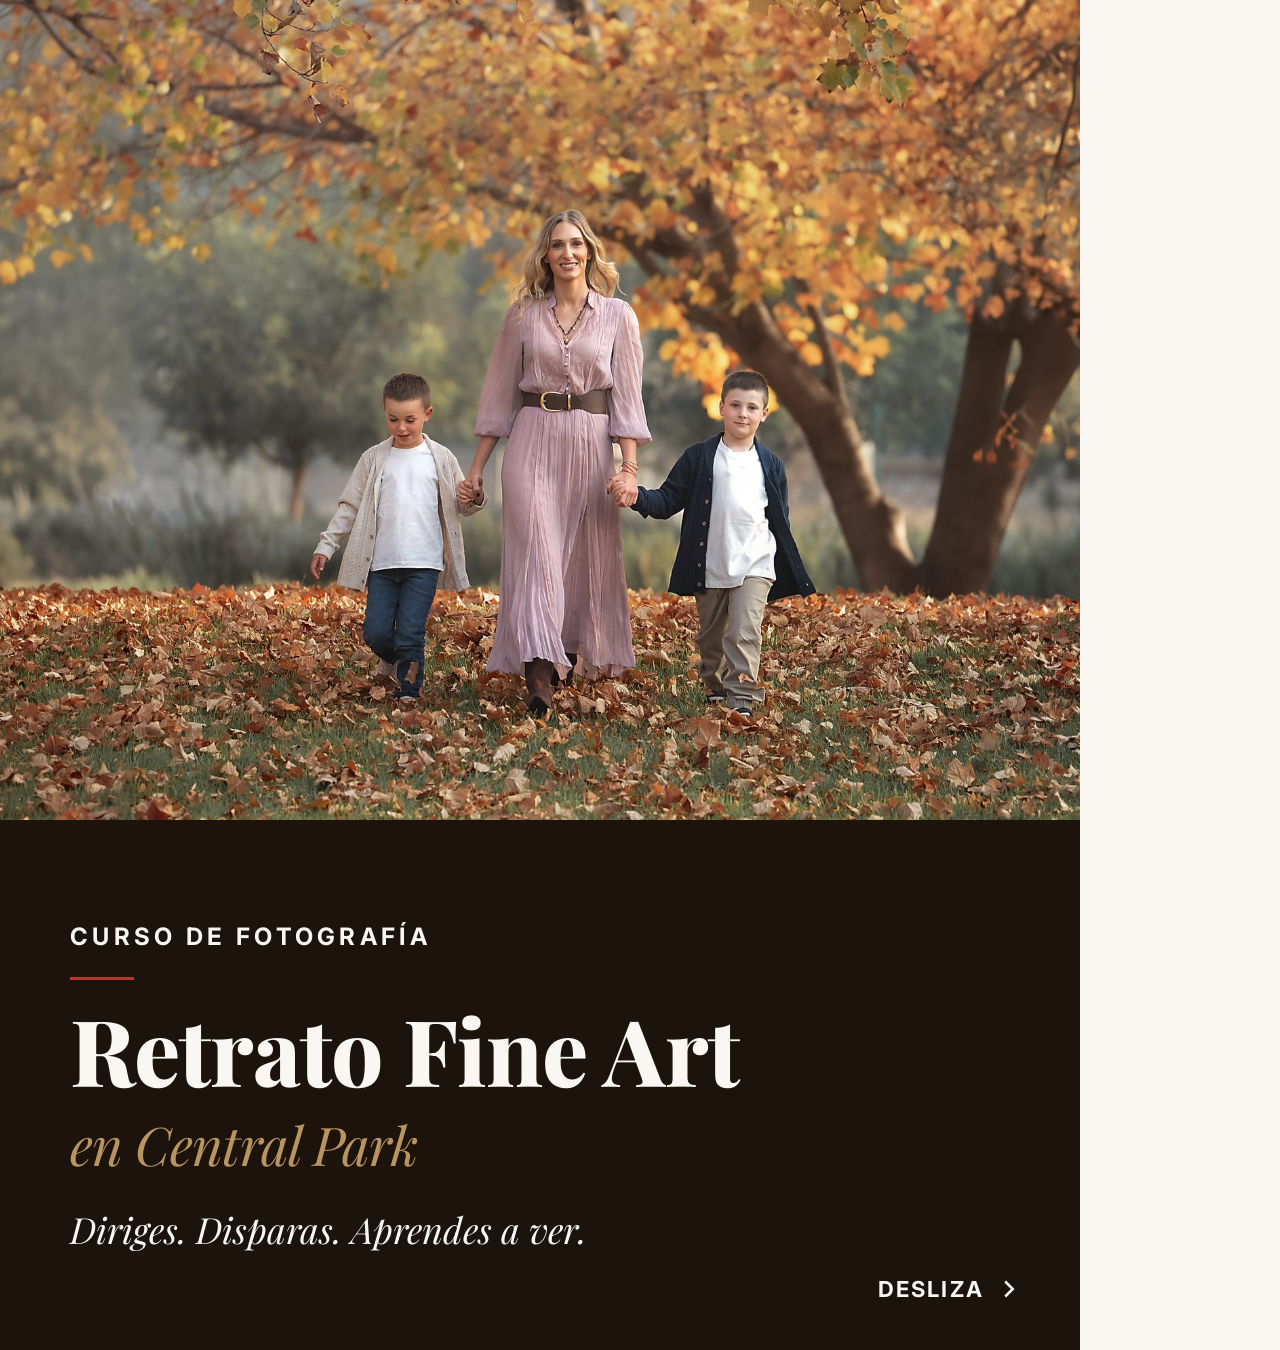
<file: instagram-carousel/slide-1.html>
<!DOCTYPE html>
<html lang="es">
<head>
<meta charset="UTF-8">
<link href="https://fonts.googleapis.com/css2?family=Playfair+Display:ital,wght@0,500;0,600;0,700;0,800;0,900;1,400;1,500;1,600&family=Inter:wght@400;500;600;700&display=swap" rel="stylesheet">
<link rel="stylesheet" href="carousel.css">
</head>
<body>
<div class="slide slide-split">
  <div class="slide-photo-block">
    <img src="../images/_DSC0875-Editar-Editar_copia.jpg" alt="">
  </div>
  <div class="slide-content">
    <div class="slide-kicker">Curso de Fotografía</div>
    <div class="slide-rule"></div>
    <h1 class="slide-h1">Retrato Fine Art<em>en Central Park</em></h1>
    <p class="slide-sub">Diriges. Disparas. Aprendes a ver.</p>
    <div class="swipe-hint">
      Desliza
      <svg viewBox="0 0 24 24" fill="none" stroke="currentColor" stroke-width="2"><path d="M9 6l6 6-6 6"/></svg>
    </div>
  </div>
</div>
</body>
</html>
</file>
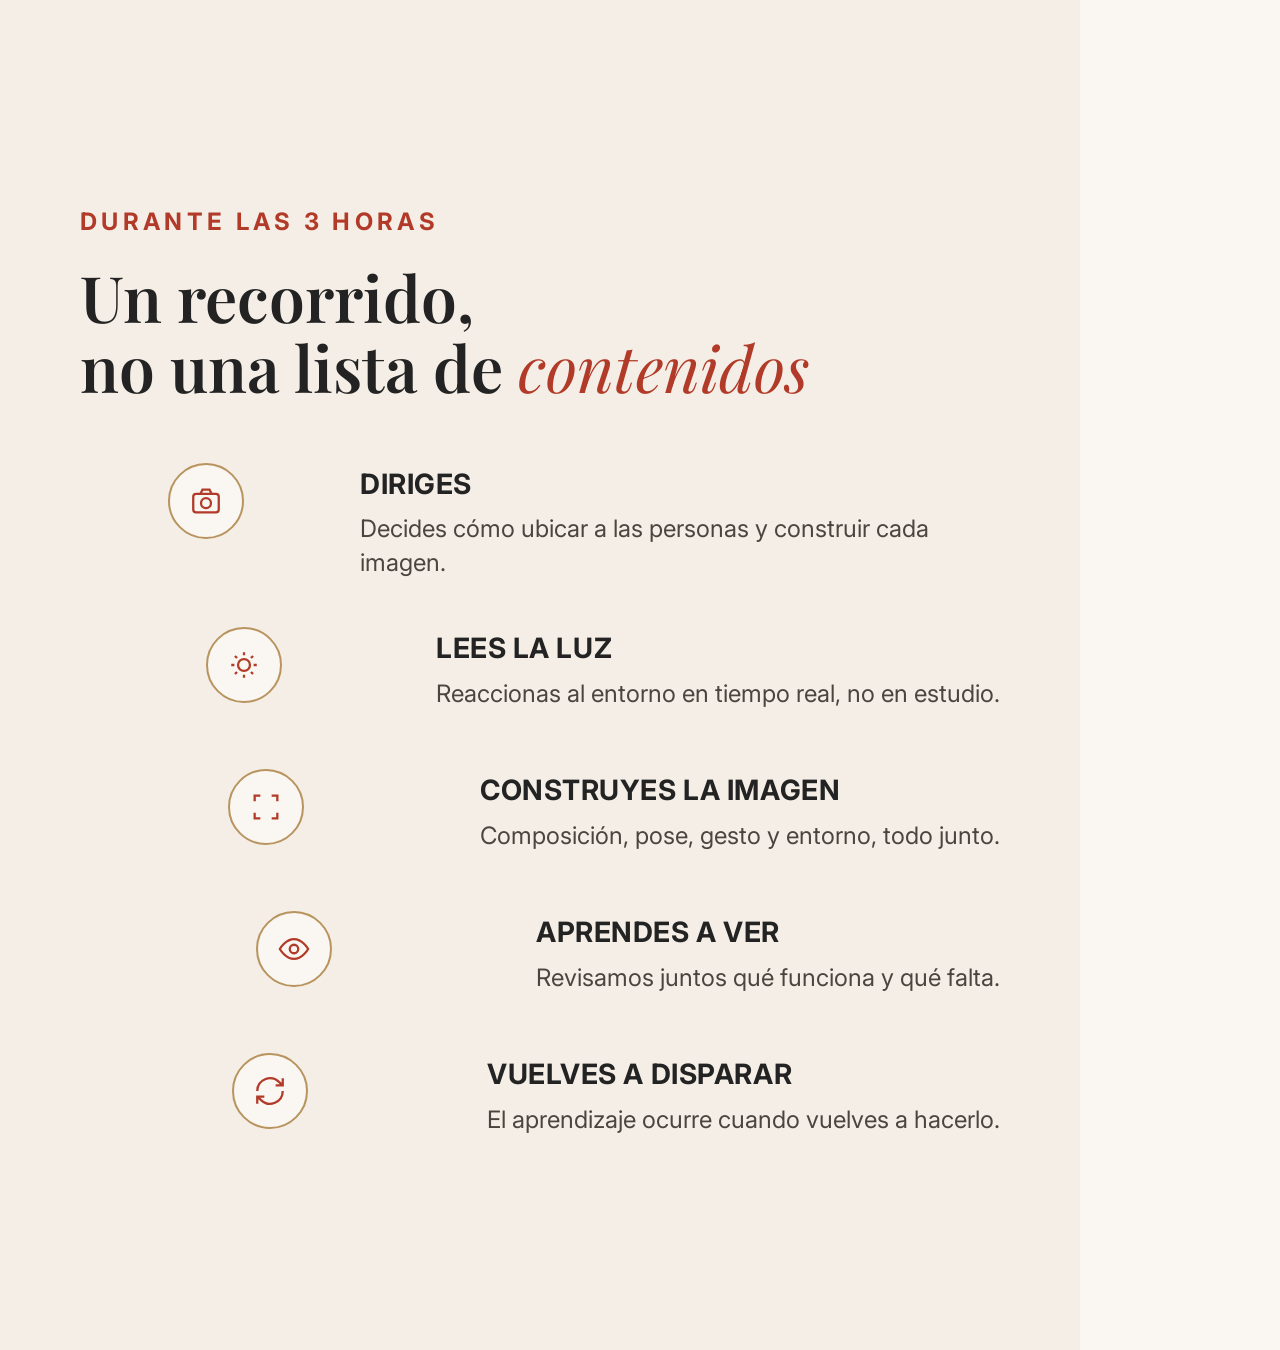
<file: instagram-carousel/slide-3.html>
<!DOCTYPE html>
<html lang="es">
<head>
<meta charset="UTF-8">
<link href="https://fonts.googleapis.com/css2?family=Playfair+Display:ital,wght@0,500;0,600;0,700;0,800;0,900;1,400;1,500;1,600&family=Inter:wght@400;500;600;700&display=swap" rel="stylesheet">
<link rel="stylesheet" href="carousel.css">
</head>
<body>
<div class="slide" style="background:var(--cream-dark);">
  <div class="slide-light">
    <div class="kicker">Durante las 3 horas</div>
    <h2>Un recorrido,<br>no una lista de <em>contenidos</em></h2>
    <div class="step-list">
      <div class="step-row">
        <div class="step-icon"><svg viewBox="0 0 24 24" fill="none" stroke="currentColor" stroke-width="1.6"><rect x="3" y="7" width="18" height="13" rx="2"/><path d="M8 7l1.5-3h5L16 7"/><circle cx="12" cy="13.5" r="3.5"/></svg></div>
        <div class="step-text"><b>Diriges</b><span>Decides cómo ubicar a las personas y construir cada imagen.</span></div>
      </div>
      <div class="step-row">
        <div class="step-icon"><svg viewBox="0 0 24 24" fill="none" stroke="currentColor" stroke-width="1.6"><circle cx="12" cy="12" r="4.2"/><path d="M12 3v2.2M12 18.8V21M21 12h-2.2M5.2 12H3M18.4 5.6l-1.5 1.5M7.1 16.9l-1.5 1.5M18.4 18.4l-1.5-1.5M7.1 7.1L5.6 5.6"/></svg></div>
        <div class="step-text"><b>Lees la luz</b><span>Reaccionas al entorno en tiempo real, no en estudio.</span></div>
      </div>
      <div class="step-row">
        <div class="step-icon"><svg viewBox="0 0 24 24" fill="none" stroke="currentColor" stroke-width="1.6"><path d="M4 8V4h4M20 8V4h-4M4 16v4h4M20 16v4h-4"/></svg></div>
        <div class="step-text"><b>Construyes la imagen</b><span>Composición, pose, gesto y entorno, todo junto.</span></div>
      </div>
      <div class="step-row">
        <div class="step-icon"><svg viewBox="0 0 24 24" fill="none" stroke="currentColor" stroke-width="1.6"><path d="M2 12s4-7 10-7 10 7 10 7-4 7-10 7-10-7-10-7z"/><circle cx="12" cy="12" r="3"/></svg></div>
        <div class="step-text"><b>Aprendes a ver</b><span>Revisamos juntos qué funciona y qué falta.</span></div>
      </div>
      <div class="step-row">
        <div class="step-icon"><svg viewBox="0 0 24 24" fill="none" stroke="currentColor" stroke-width="1.6"><path d="M3 12a9 9 0 0 1 15.3-6.4L21 8M21 3v5h-5M21 12a9 9 0 0 1-15.3 6.4L3 16M3 21v-5h5"/></svg></div>
        <div class="step-text"><b>Vuelves a disparar</b><span>El aprendizaje ocurre cuando vuelves a hacerlo.</span></div>
      </div>
    </div>
  </div>
</div>
</body>
</html>
</file>
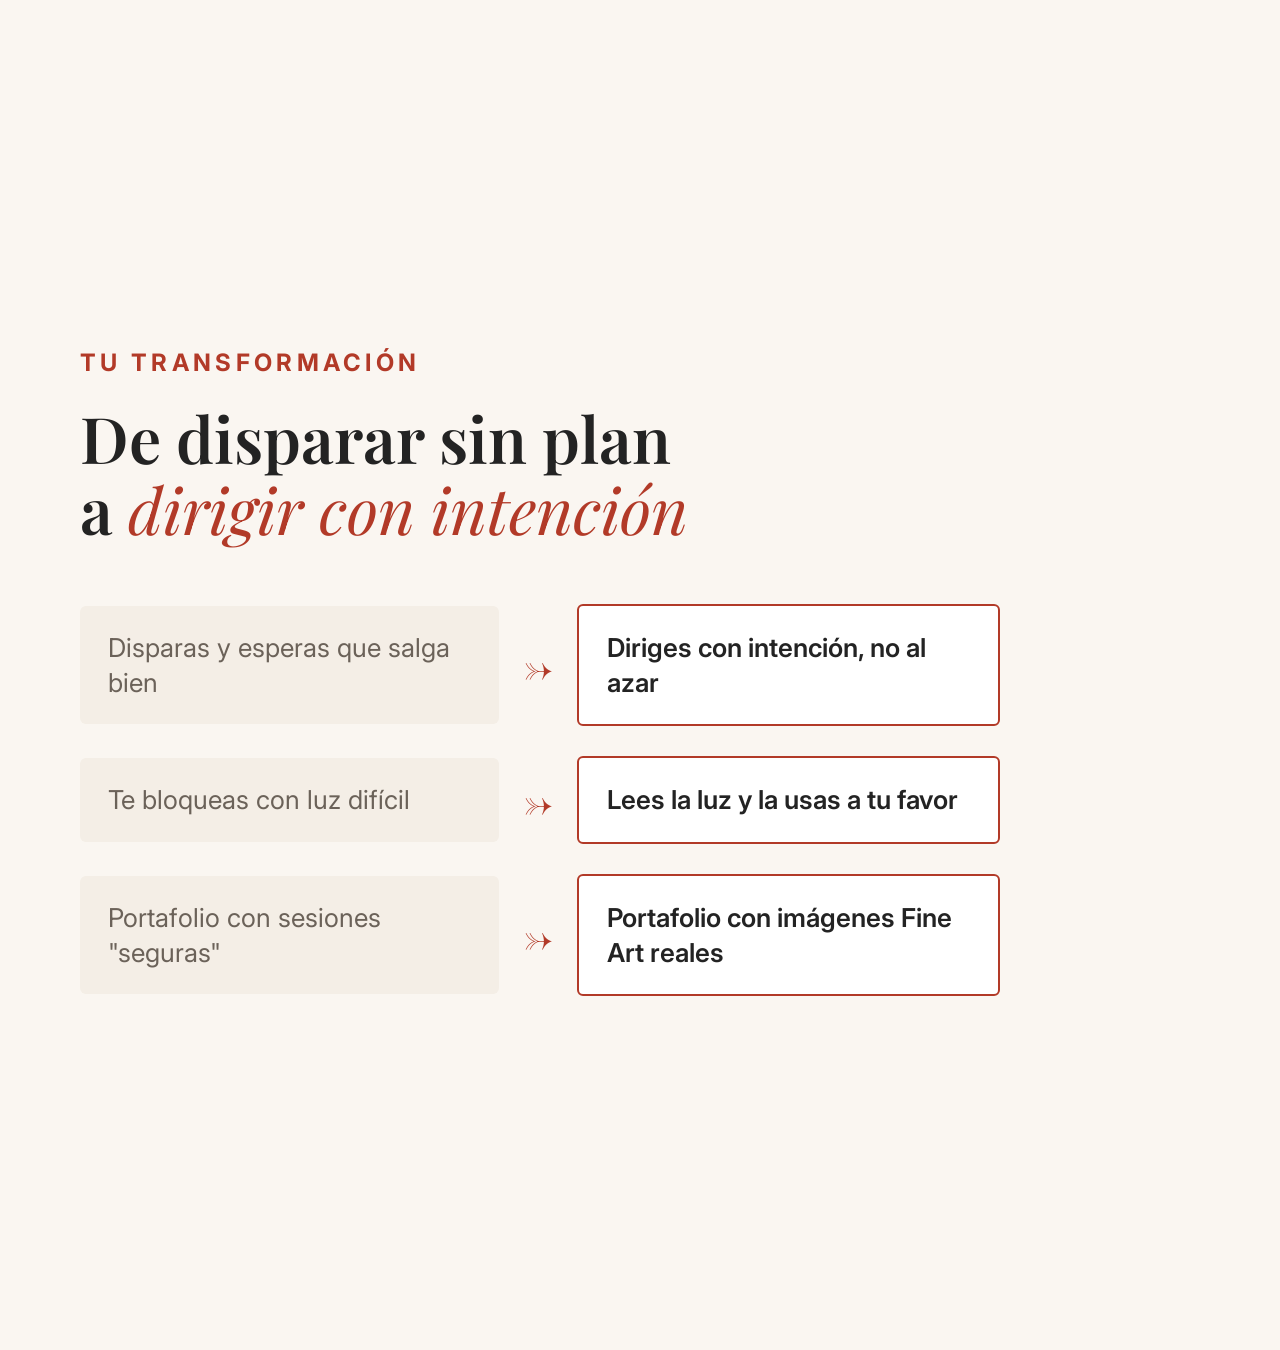
<file: instagram-carousel/slide-4.html>
<!DOCTYPE html>
<html lang="es">
<head>
<meta charset="UTF-8">
<link href="https://fonts.googleapis.com/css2?family=Playfair+Display:ital,wght@0,500;0,600;0,700;0,800;0,900;1,400;1,500;1,600&family=Inter:wght@400;500;600;700&display=swap" rel="stylesheet">
<link rel="stylesheet" href="carousel.css">
</head>
<body>
<div class="slide" style="background:var(--cream);">
  <div class="slide-light" style="padding-top:110px;">
    <div class="kicker">Tu transformación</div>
    <h2>De disparar sin plan<br>a <em>dirigir con intención</em></h2>
    <div class="transform-pairs">
      <div class="transform-pair">
        <div class="transform-before">Disparas y esperas que salga bien</div>
        <div class="transform-arrow">→</div>
        <div class="transform-after">Diriges con intención, no al azar</div>
      </div>
      <div class="transform-pair">
        <div class="transform-before">Te bloqueas con luz difícil</div>
        <div class="transform-arrow">→</div>
        <div class="transform-after">Lees la luz y la usas a tu favor</div>
      </div>
      <div class="transform-pair">
        <div class="transform-before">Portafolio con sesiones "seguras"</div>
        <div class="transform-arrow">→</div>
        <div class="transform-after">Portafolio con imágenes Fine Art reales</div>
      </div>
    </div>
  </div>
</div>
</body>
</html>
</file>
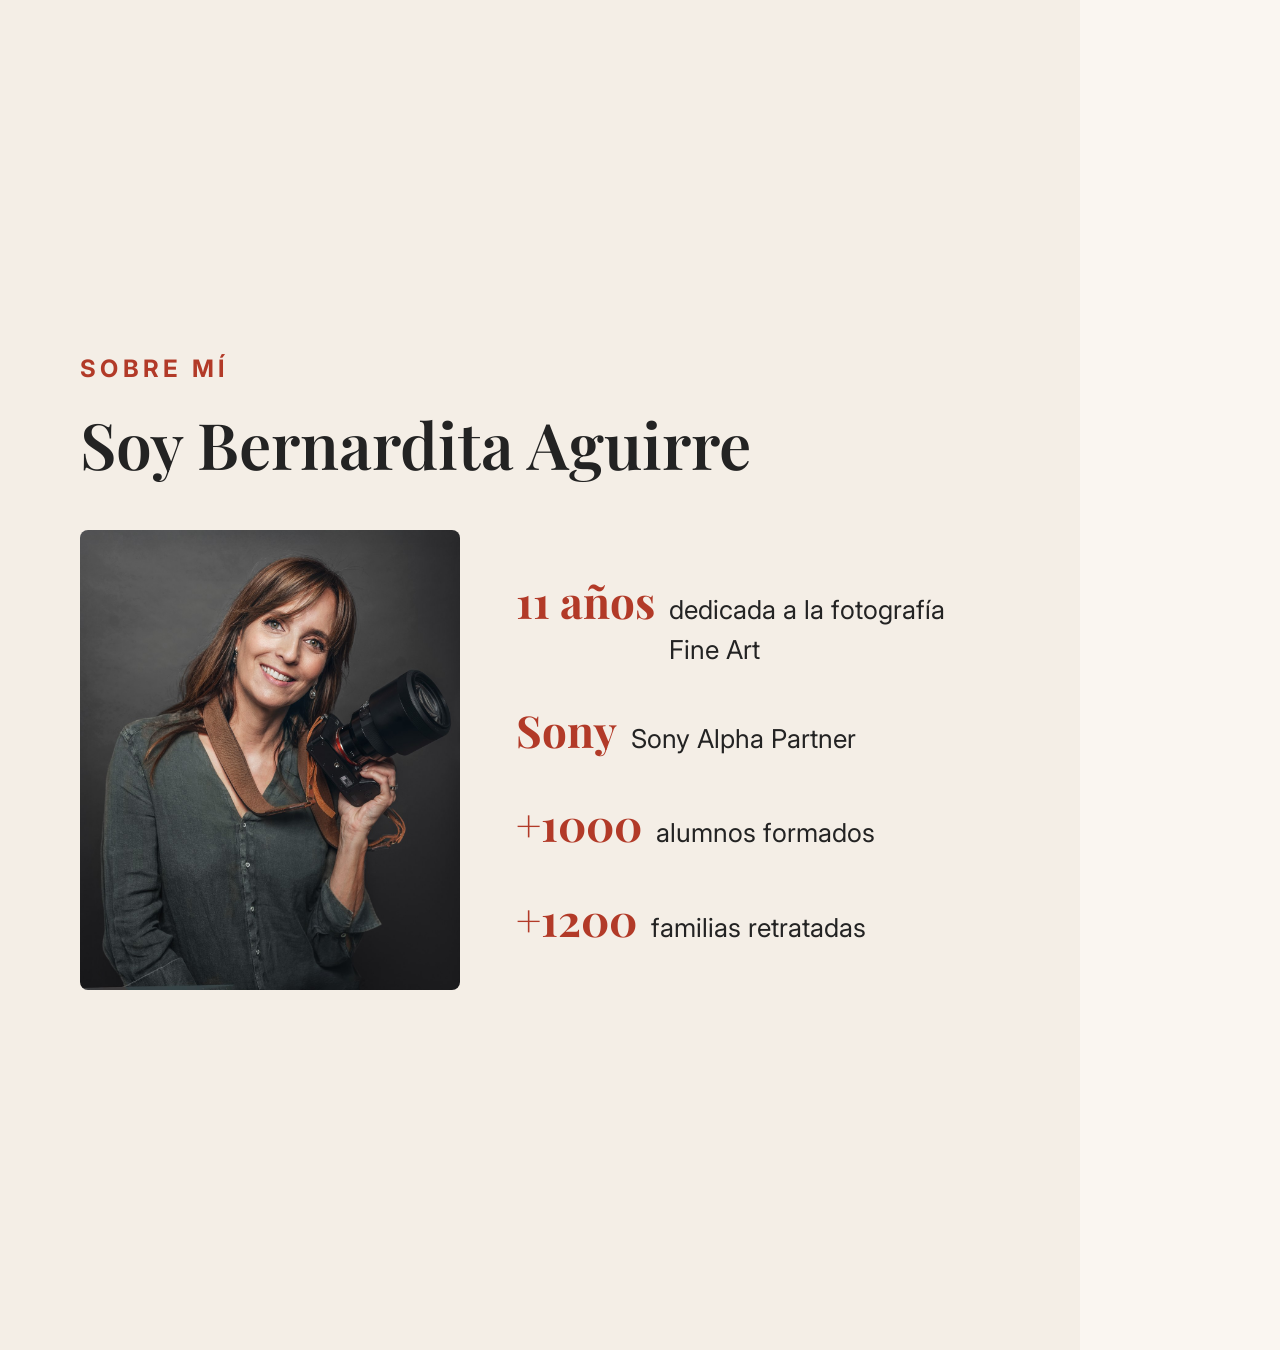
<file: instagram-carousel/slide-5.html>
<!DOCTYPE html>
<html lang="es">
<head>
<meta charset="UTF-8">
<link href="https://fonts.googleapis.com/css2?family=Playfair+Display:ital,wght@0,500;0,600;0,700;0,800;0,900;1,400;1,500;1,600&family=Inter:wght@400;500;600;700&display=swap" rel="stylesheet">
<link rel="stylesheet" href="carousel.css">
</head>
<body>
<div class="slide" style="background:var(--cream-dark);">
  <div class="slide-light" style="padding-top:110px;">
    <div class="kicker">Sobre mí</div>
    <h2 style="margin-bottom:50px;">Soy Bernardita Aguirre</h2>
    <div class="about-grid">
      <div class="about-photo"><img src="../images/bernardita-retrato.jpg" alt=""></div>
      <div class="about-facts">
        <div class="about-fact"><b>11 años</b><span>dedicada a la fotografía Fine Art</span></div>
        <div class="about-fact"><b>Sony</b><span>Sony Alpha Partner</span></div>
        <div class="about-fact"><b>+1000</b><span>alumnos formados</span></div>
        <div class="about-fact"><b>+1200</b><span>familias retratadas</span></div>
      </div>
    </div>
  </div>
</div>
</body>
</html>
</file>
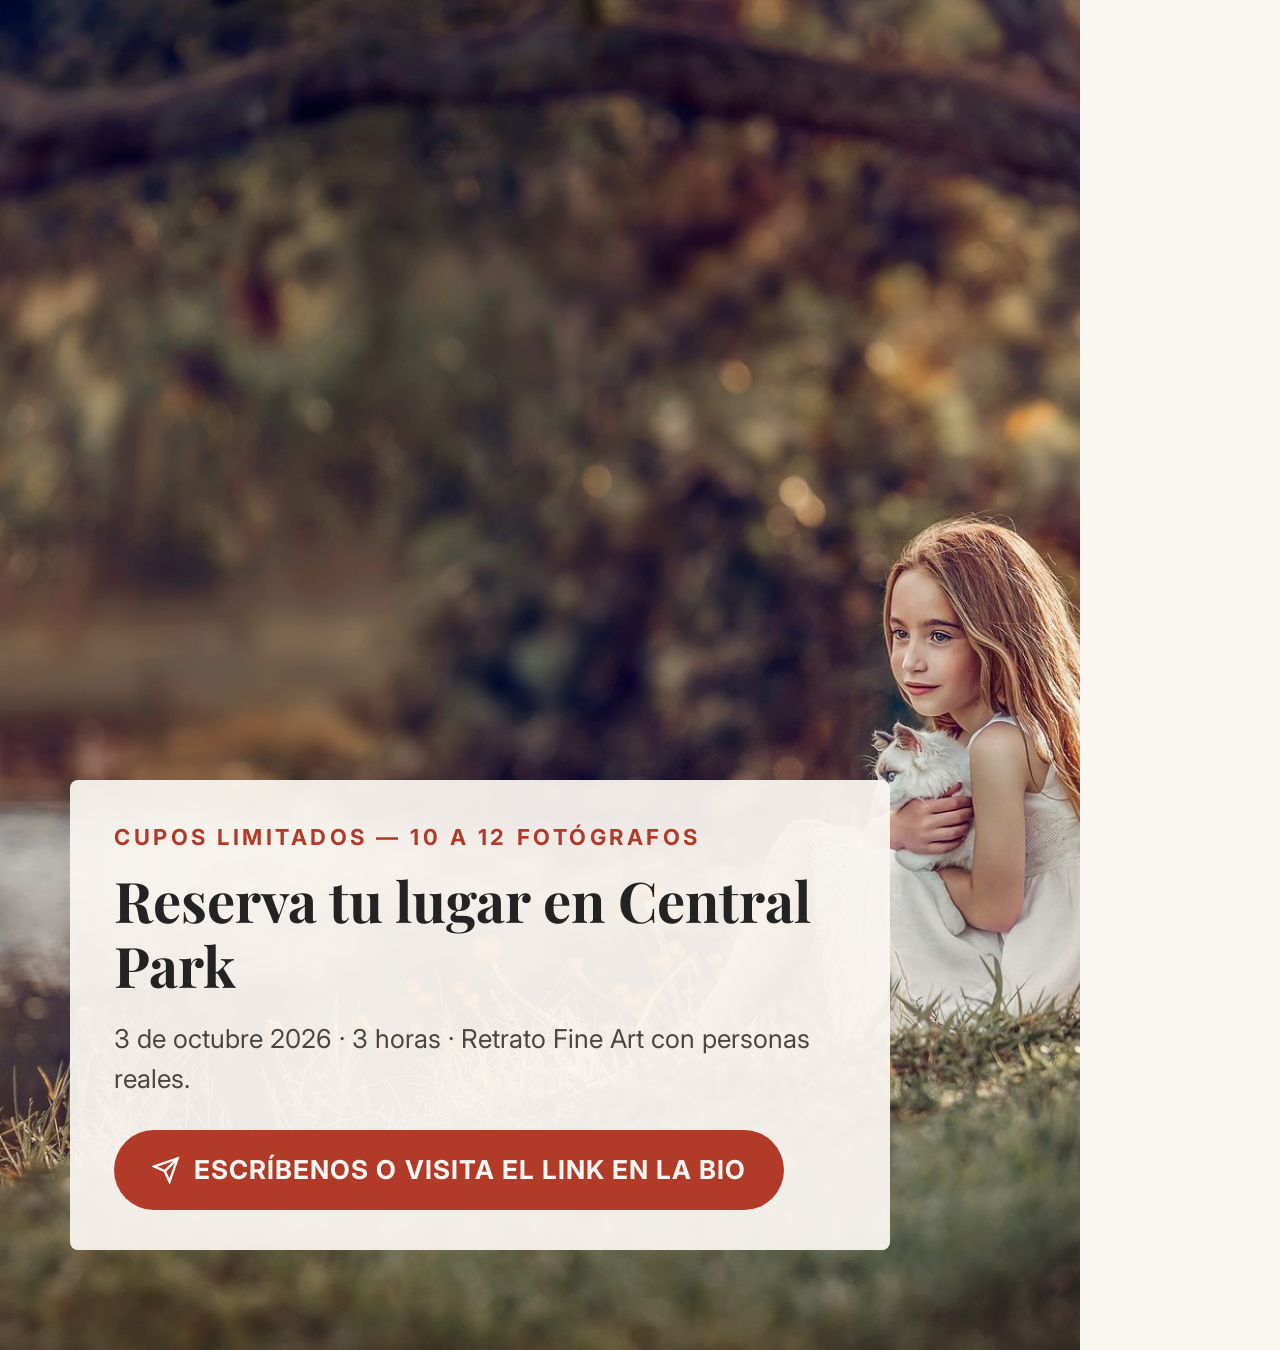
<file: instagram-carousel/slide-6.html>
<!DOCTYPE html>
<html lang="es">
<head>
<meta charset="UTF-8">
<link href="https://fonts.googleapis.com/css2?family=Playfair+Display:ital,wght@0,500;0,600;0,700;0,800;0,900;1,400;1,500;1,600&family=Inter:wght@400;500;600;700&display=swap" rel="stylesheet">
<link rel="stylesheet" href="carousel.css">
</head>
<body>
<div class="slide">
  <img class="slide-photo" src="../images/_BAF1465-Editar-Editar.jpg" alt="">
  <div style="position:absolute; left:70px; right:70px; bottom:100px;">
    <div class="cta-box">
      <div class="kicker">Cupos limitados — 10 a 12 fotógrafos</div>
      <h2>Reserva tu lugar en Central Park</h2>
      <p>3 de octubre 2026 · 3 horas · Retrato Fine Art con personas reales.</p>
      <div class="cta-pill">
        <svg viewBox="0 0 24 24" fill="none" stroke="currentColor" stroke-width="2"><path d="M22 2L11 13"/><path d="M22 2l-7 20-4-9-9-4 20-7z"/></svg>
        Escríbenos o visita el link en la bio
      </div>
    </div>
  </div>
</div>
</body>
</html>
</file>
<file: styles.css>
:root{
  --terracotta:#B23A28;
  --terracotta-light:#D14E3A;
  --cream:#FAF6F1;
  --cream-dark:#F4EEE6;
  --ink:#232323;
  --gold:#B8945F;
  --deep:#E5D5C6;
  --deep-dark:#D6C2AE;
  --line: rgba(35,35,35,0.12);
  --serif: 'Playfair Display', serif;
  --script: 'Playfair Display', serif;
  --sans: 'Inter', sans-serif;
}
*{box-sizing:border-box; margin:0; padding:0;}
html{scroll-behavior:smooth;}
section[id], div[id]{scroll-margin-top:88px;}
body{
  background:var(--cream);
  color:var(--ink);
  font-family:var(--sans);
  -webkit-font-smoothing:antialiased;
  line-height:1.55;
}
img, .ph{display:block; width:100%;}
.wrap{max-width:1120px; margin:0 auto; padding:0 32px;}
a{color:inherit; text-decoration:none;}

.eyebrow{
  font-family:var(--sans);
  font-size:12px;
  letter-spacing:.22em;
  text-transform:uppercase;
  font-weight:600;
}

/* ---------- PHOTOS ---------- */
.ph{
  position:relative;
  overflow:hidden;
  display:flex; align-items:flex-end;
}
.ph img{
  display:block;
  width:100%;
  height:auto;
}

/* ---------- BUTTONS ---------- */
.btn{
  display:inline-block;
  background:var(--terracotta);
  color:var(--cream);
  font-family:var(--sans);
  font-weight:600;
  font-size:13px;
  letter-spacing:.1em;
  text-transform:uppercase;
  padding:17px 34px;
  border-radius:2px;
  transition:background .2s ease, transform .2s ease;
  border:1px solid var(--terracotta);
  cursor:pointer;
}
.btn:hover{background:var(--terracotta-light); transform:translateY(-1px);}
.btn.ghost{
  background:transparent;
  color:var(--ink);
  border:1px solid rgba(35,35,35,.35);
}
.btn.ghost:hover{border-color:var(--ink); background:rgba(35,35,35,.06);}
.btn:disabled{opacity:.45; cursor:not-allowed; transform:none;}

/* ---------- NAV ---------- */
.site-nav{
  position:fixed;
  top:0; left:0; right:0;
  z-index:100;
  padding:22px 0;
  transition:background .25s ease, padding .25s ease, box-shadow .25s ease;
}
.site-nav .wrap{
  display:flex;
  align-items:center;
  justify-content:space-between;
  gap:24px;
}
.nav-brand{
  display:flex;
  align-items:center;
  gap:10px;
}
.nav-logo-mark{
  height:32px;
  width:auto;
  display:block;
  filter:none;
  transition:filter .25s ease;
}
.site-nav.scrolled .nav-logo-mark{filter:invert(1);}
.nav-logo-word{
  font-family:var(--sans);
  font-size:15px;
  font-weight:700;
  letter-spacing:.01em;
  color:var(--cream);
  transition:color .25s ease;
}
.nav-logo-word em{font-style:italic; font-weight:400;}
.nav-links{
  list-style:none;
  display:flex;
  align-items:center;
  gap:30px;
}
.nav-links a{
  font-family:var(--sans);
  font-size:12px;
  font-weight:600;
  letter-spacing:.08em;
  text-transform:uppercase;
  color:var(--cream);
  transition:color .2s ease;
}
.nav-links a:hover{color:var(--gold);}
.nav-links .nav-cta{
  background:var(--terracotta);
  color:var(--cream) !important;
  padding:11px 22px;
  border-radius:2px;
  border:1px solid var(--terracotta);
}
.nav-links .nav-cta:hover{background:var(--terracotta-light);}
.nav-toggle{
  display:none;
  background:none;
  border:none;
  color:var(--cream);
  padding:4px;
  cursor:pointer;
  transition:color .25s ease;
}
.nav-toggle svg{width:24px; height:24px; display:block;}

.site-nav.scrolled{
  background:rgba(250,246,241,.96);
  backdrop-filter:blur(6px);
  box-shadow:0 2px 14px rgba(35,35,35,.1);
  padding:14px 0;
}
.site-nav.scrolled .nav-logo-word,
.site-nav.scrolled .nav-links a,
.site-nav.scrolled .nav-toggle{color:var(--ink);}
.site-nav.scrolled .nav-links a:hover{color:var(--terracotta);}
.site-nav.scrolled .nav-links .nav-cta{color:var(--cream) !important;}

@media (max-width:860px){
  .nav-toggle{display:block;}
  .nav-links{
    position:absolute;
    top:100%; left:0; right:0;
    flex-direction:column;
    align-items:stretch;
    gap:0;
    background:var(--cream);
    max-height:0;
    overflow:hidden;
    transition:max-height .3s ease;
  }
  .nav-links.open{max-height:440px;}
  .nav-links li{border-bottom:1px solid var(--line);}
  .nav-links a{display:block; padding:16px 22px; color:var(--ink) !important;}
  .nav-links .nav-cta{margin:14px 22px; text-align:center; display:block;}
}

/* ---------- HERO ---------- */
.hero-band{position:relative;}
.hero-band .ph{
  border-radius:0;
  position:relative;
  height:88vh;
  min-height:580px;
  max-height:760px;
}
.hero-band .ph img{
  position:absolute;
  inset:0;
  width:100%;
  height:100%;
  object-fit:cover;
}
.hero-overlay{
  position:absolute;
  inset:0;
  display:flex;
  align-items:center;
  padding:40px 0;
}
.hero-overlay .wrap{
  margin:0;
  max-width:none;
  padding:0 0 0 clamp(24px,6vw,80px);
}
.hero-overlay-panel{max-width:460px;}
.hero-overlay-panel .eyebrow{color:var(--cream); font-size:14px; text-shadow:0 2px 10px rgba(0,0,0,.6);}
.hero-rule{width:48px; height:2px; background:var(--terracotta); margin:10px 0 8px;}
.hero-overlay-panel h1{
  font-family:var(--serif);
  font-weight:800;
  letter-spacing:-.01em;
  color:var(--cream);
  font-size:clamp(32px,4vw,50px);
  line-height:1.1;
  text-shadow:0 2px 20px rgba(0,0,0,.45);
}
.hero-overlay-panel h1 em{
  font-family:var(--script);
  font-style:italic;
  font-weight:400;
  color:var(--cream);
  display:block;
  font-size:.62em;
  line-height:1.3;
  margin-top:8px;
}
.hero-tagline-box{
  background:radial-gradient(ellipse 120% 140% at 50% 50%, rgba(15,9,6,.62) 0%, rgba(15,9,6,.4) 45%, rgba(15,9,6,0) 82%);
  padding:24px 34px;
  margin:6px -34px 0;
  display:inline-block;
}
.hero-tag{
  font-family:var(--sans);
  font-size:12.5px;
  font-weight:600;
  letter-spacing:.14em;
  text-transform:uppercase;
  color:var(--cream);
}
.hero-sub{
  font-family:var(--serif);
  font-style:italic;
  color:var(--cream);
  font-size:clamp(16px,1.8vw,19px);
  margin-top:6px;
}
.hero-stats{
  display:flex;
  gap:10px;
  flex-wrap:wrap;
  margin:26px 0 30px;
}
.ho-stat{
  display:flex;
  align-items:center;
  gap:7px;
  color:var(--cream);
  background:rgba(18,10,7,.62);
  padding:8px 13px;
  border-radius:20px;
}
.ho-stat svg{width:15px; height:15px; flex:none; stroke:var(--cream);}
.ho-stat span{
  font-family:var(--sans);
  font-size:11px;
  font-weight:600;
  letter-spacing:.04em;
  text-transform:uppercase;
  white-space:nowrap;
}

/* ---------- SECTION (generic) ---------- */
.section{padding:96px 0;}
.kicker{
  font-family:var(--sans);
  font-size:12px;
  letter-spacing:.2em;
  text-transform:uppercase;
  color:var(--terracotta);
  font-weight:600;
  margin-bottom:14px;
}
.section h2{
  font-family:var(--serif);
  font-weight:600;
  font-size:clamp(28px,3.2vw,38px);
  line-height:1.15;
  margin-bottom:22px;
}
.section p{font-size:15.5px; color:#3f3a35; margin-bottom:14px; max-width:52ch;}

/* ---------- CÓMO FUNCIONA (sección 1: intro + foto) ---------- */
.how-intro-grid{
  display:grid;
  grid-template-columns:1.05fr 0.95fr;
  gap:56px;
  align-items:center;
}
.how-text h2{
  font-family:var(--serif);
  font-weight:600;
  font-size:clamp(28px,3.2vw,38px);
  line-height:1.15;
  margin-bottom:0;
}
.how-text h2 em{
  font-family:var(--script);
  font-style:italic;
  font-weight:400;
  color:var(--terracotta);
}
.how-rule{width:48px; height:2px; background:var(--terracotta); margin:22px 0;}
.how-text p{font-size:15px; color:#3f3a35; margin-bottom:12px; max-width:44ch;}
.how-text p strong{color:var(--ink); font-weight:600;}
.how-mini-stats{
  display:flex;
  flex-wrap:wrap;
  gap:22px;
  margin-top:26px;
  padding-top:24px;
  border-top:1px solid var(--line);
}
.mini-stat{display:flex; flex-direction:column; align-items:center; gap:7px; width:60px;}
.mini-stat svg{width:20px; height:20px; stroke:var(--terracotta);}
.mini-stat span{font-size:10.5px; letter-spacing:.05em; text-transform:uppercase; color:#6b6259; text-align:center;}
.how-photo .ph{border-radius:4px; min-height:280px;}

/* ---------- CÓMO FUNCIONA (sección 2: los 5 pasos) ---------- */
.steps-section{padding:96px 0; background:var(--cream-dark);}
.steps-head{text-align:center; max-width:560px; margin:0 auto 56px;}
.steps-head .kicker{justify-content:center; display:flex;}
.steps-head h2{font-family:var(--serif); font-weight:600; font-size:clamp(26px,3vw,34px);}
.steps-grid{
  display:grid;
  grid-template-columns:repeat(5,1fr);
  gap:28px;
}
.step-card{text-align:center;}
.step-icon{
  width:56px; height:56px;
  border-radius:50%;
  background:var(--cream);
  border:1.5px solid var(--gold);
  display:flex; align-items:center; justify-content:center;
  margin:0 auto 18px;
}
.step-icon svg{width:22px; height:22px; stroke:var(--terracotta);}
.step-card h3{
  font-family:var(--sans);
  font-size:12px;
  font-weight:700;
  letter-spacing:.07em;
  text-transform:uppercase;
  color:var(--ink);
  margin-bottom:8px;
}
.step-card p{font-size:13px; color:#5a534c; line-height:1.5;}

/* ---------- FOR WHO ---------- */
.forwho{
  background:var(--deep);
  color:var(--ink);
  padding:96px 0;
}
.forwho-grid{
  display:grid;
  grid-template-columns:1fr 0.8fr 1fr;
  gap:0;
  align-items:stretch;
}
.fw-col{padding:8px 40px;}
.fw-col.yes{border-right:1px solid rgba(35,35,35,.15);}
.fw-col.no{border-left:1px solid rgba(35,35,35,.15);}
.fw-col h3{
  font-family:var(--serif);
  font-weight:600;
  font-size:22px;
  margin-bottom:24px;
}
.fw-col.yes h3{color:var(--terracotta);}
.fw-list{list-style:none;}
.fw-list li{
  display:flex; gap:12px;
  font-size:14.5px;
  color:rgba(35,35,35,.82);
  margin-bottom:16px;
  line-height:1.4;
}
.fw-list.yes svg{stroke:var(--terracotta); flex:none; width:17px; height:17px; margin-top:2px;}
.fw-list.no svg{stroke:rgba(35,35,35,.4); flex:none; width:17px; height:17px; margin-top:2px;}
.fw-list.no li{color:rgba(35,35,35,.55);}
.fw-photo .ph{border-radius:2px; align-self:center;}
.fw-final{
  margin-top:20px;
  font-family:var(--script);
  font-style:italic;
  font-size:24px;
  color:var(--terracotta);
}

/* ---------- TRANSFORMACIÓN ---------- */
.transform{background:var(--cream-dark); padding:96px 0;}
.transform .kicker{justify-content:center; display:flex;}
.transform > .wrap > h2{
  text-align:center;
  font-family:var(--serif);
  font-weight:600;
  font-size:clamp(26px,3vw,36px);
  max-width:620px;
  margin:0 auto 48px;
}
.transform-grid{
  display:grid;
  grid-template-columns:1fr auto 1fr;
  gap:28px;
  align-items:center;
  max-width:820px;
  margin:0 auto;
}
.transform-col{
  background:var(--cream);
  border:1px solid var(--line);
  border-radius:2px;
  padding:32px 30px;
}
.transform-col.after{border-color:var(--terracotta); background:#fff;}
.transform-col h3{
  font-family:var(--sans);
  font-size:11.5px;
  font-weight:700;
  letter-spacing:.1em;
  text-transform:uppercase;
  margin-bottom:18px;
  color:#8a8177;
}
.transform-col.after h3{color:var(--terracotta);}
.transform-col ul{list-style:none;}
.transform-col li{
  font-size:14px;
  line-height:1.5;
  margin-bottom:14px;
  padding-left:22px;
  position:relative;
  color:#4a453f;
}
.transform-col li:last-child{margin-bottom:0;}
.transform-col.before li::before{content:"–"; position:absolute; left:0; color:#a39c92;}
.transform-col.after li::before{content:"✓"; position:absolute; left:0; color:var(--terracotta); font-weight:700;}
.transform-arrow{
  font-family:var(--serif);
  font-size:26px;
  color:var(--terracotta);
}
.transform-highlight{
  display:flex;
  align-items:center;
  gap:20px;
  max-width:640px;
  margin:44px auto 0;
  padding:26px 30px;
  background:var(--deep);
  border-radius:2px;
}
.transform-highlight svg{width:32px; height:32px; stroke:var(--terracotta); flex:none;}
.transform-highlight b{display:block; font-family:var(--serif); font-size:16px; margin-bottom:4px; color:var(--ink);}
.transform-highlight span{font-size:13.5px; color:#4a453f; line-height:1.4;}

/* ---------- PRICING ---------- */
.pricing{padding:96px 0; background:var(--cream);}
.price-grid{
  display:grid;
  grid-template-columns:1.1fr 1fr;
  gap:28px;
  align-items:stretch;
}
.price-card{
  background:var(--cream-dark);
  border:1px solid var(--line);
  padding:44px 40px;
  border-radius:2px;
}
.price-card.dark{
  background:var(--deep);
  color:var(--ink);
  border:none;
}
.price-card .kicker{margin-bottom:6px;}
.price-card.dark .kicker{color:var(--terracotta);}
.price-row{
  display:flex;
  gap:36px;
  margin:26px 0 28px;
  padding-bottom:28px;
  border-bottom:1px solid var(--line);
}
.price-card.dark .price-row{border-bottom-color:rgba(35,35,35,.15);}
.price-block b.tag{
  display:inline-block;
  font-size:10.5px;
  letter-spacing:.08em;
  text-transform:uppercase;
  background:var(--terracotta);
  color:var(--cream);
  padding:3px 8px;
  border-radius:2px;
  margin-bottom:10px;
}
.price-block .num{
  font-family:var(--serif);
  font-weight:700;
  font-size:38px;
  display:block;
}
.price-block .label{
  font-size:12px;
  letter-spacing:.06em;
  text-transform:uppercase;
  color:#6b6259;
}
.price-card.dark .price-block .label{color:rgba(35,35,35,.6);}
.price-note{font-size:13px; color:#6b6259;}
.price-card.dark .price-note{color:rgba(35,35,35,.65);}
.price-card h3{font-family:var(--serif); font-size:23px; margin:14px 0 12px;}
.price-card p{font-size:14.5px; color:#4a453f; margin-bottom:22px;}
.price-card.dark p{color:rgba(35,35,35,.78);}
.upsell-price{
  font-family:var(--serif);
  font-weight:700;
  font-size:32px;
  color:var(--terracotta);
  margin-bottom:20px;
  display:block;
}

/* ---------- CLOSING ---------- */
.closing{
  position:relative;
  background:var(--deep);
  color:var(--ink);
  padding:88px 0 76px;
  text-align:center;
}
.closing-inner{position:relative; z-index:1;}
.closing .eyebrow{color:var(--terracotta); justify-content:center; display:flex; margin-bottom:18px;}
.closing h2{
  font-family:var(--serif);
  font-weight:600;
  font-size:clamp(28px,3.4vw,40px);
  margin-bottom:16px;
}
.closing-script{
  font-family:var(--script);
  font-style:italic;
  font-size:34px;
  color:var(--terracotta);
  margin-bottom:36px;
}
.closing-facts{
  display:flex; gap:32px; justify-content:center; flex-wrap:wrap;
  margin-top:40px;
  font-size:12.5px;
  letter-spacing:.05em;
  text-transform:uppercase;
  color:rgba(35,35,35,.6);
}

/* ---------- INSTRUCTOR BIO STRIP ---------- */
.bio-strip{
  background:var(--cream-dark);
  padding:34px 0;
  border-bottom:1px solid var(--line);
}
.bio-strip .wrap{
  display:flex;
  align-items:center;
  gap:22px;
}
.bio-photo{
  width:64px; height:64px;
  border-radius:50%;
  overflow:hidden;
  flex:none;
  border:2px solid var(--gold);
}
.bio-photo img{width:100%; height:100%; object-fit:cover; display:block;}
.bio-text b{
  font-family:var(--serif);
  font-size:16px;
  display:block;
}
.bio-text span{
  font-size:13px;
  color:#6b6259;
}

/* ---------- TESTIMONIALS ---------- */
.testimonials{background:var(--cream-dark); padding:88px 0;}
.testimonials .kicker{justify-content:center; display:flex;}
.testimonials-head{text-align:center; margin-bottom:44px;}
.testimonials-head h2{
  font-family:var(--serif); font-weight:600;
  font-size:clamp(24px,2.8vw,30px);
}
.t-grid{
  display:grid;
  grid-template-columns:repeat(3,1fr);
  gap:24px;
}
.t-card{
  background:var(--cream);
  border:1px solid var(--line);
  border-radius:2px;
  padding:34px 26px 28px;
  text-align:center;
}
.t-photo{
  width:76px; height:76px;
  border-radius:50%;
  overflow:hidden;
  margin:0 auto 18px;
  border:2px solid var(--gold);
}
.t-photo img{width:100%; height:100%; object-fit:cover; display:block;}
.t-card p{
  font-size:14px;
  color:#4a453f;
  line-height:1.55;
  margin-bottom:16px;
  text-align:left;
}
.t-name{
  font-family:var(--script);
  font-style:italic;
  font-size:22px;
  color:var(--terracotta);
}
@media (max-width:860px){
  .t-grid{grid-template-columns:1fr;}
}

/* ---------- BIO SECTION ---------- */
.bio-section{
  padding:96px 0;
  background:var(--cream);
}
.bio-section .kicker{justify-content:center; display:flex; margin-bottom:36px;}
.bio-split{
  display:grid;
  grid-template-columns:0.8fr 1.2fr;
  gap:56px;
  align-items:center;
  max-width:980px;
  margin:0 auto;
}
.bio-split .ph{border-radius:4px; aspect-ratio:4/5;}
.bio-text-col{text-align:left;}
.bio-section h2{
  font-family:var(--serif);
  font-weight:600;
  font-size:clamp(26px,3vw,34px);
  margin-bottom:28px;
}
.bio-section p{
  font-size:15.5px;
  color:#3f3a35;
  line-height:1.65;
  margin-bottom:16px;
  text-align:left;
}
.bio-section p strong{color:var(--ink);}
.bio-quote{
  font-family:var(--script);
  font-style:italic;
  font-size:26px;
  color:var(--terracotta);
  margin-top:28px;
}

footer{
  background:var(--cream-dark);
  padding:28px 0;
  text-align:center;
  font-size:12px;
  color:#8a8177;
  letter-spacing:.03em;
}

/* ---------- FULL-WIDTH PHOTO BANDS ---------- */
.band{
  position:relative;
}
.band .ph{border-radius:0;}

/* ---------- PAGE HEADER (reserva.html) ---------- */
.page-header{
  background:var(--cream-dark);
  border-bottom:1px solid var(--line);
  padding:20px 0;
}
.page-header .wrap{
  display:flex;
  align-items:center;
  justify-content:space-between;
  gap:16px;
}
.page-header .brand{
  display:flex;
  align-items:center;
  gap:10px;
  font-family:var(--serif);
  font-weight:600;
  font-size:17px;
}
.page-logo-mark{height:26px; width:auto; display:block;}
.page-header .back{
  font-size:12.5px;
  letter-spacing:.05em;
  text-transform:uppercase;
  color:var(--terracotta);
  font-weight:600;
}
.page-header .back:hover{text-decoration:underline;}

/* ---------- RESERVA / CHECKOUT ---------- */
.checkout{padding:64px 0 96px;}
.checkout-head{text-align:center; max-width:640px; margin:0 auto 48px;}
.checkout-head .kicker{justify-content:center; display:flex;}
.checkout-head h1{
  font-family:var(--serif);
  font-weight:600;
  font-size:clamp(28px,3.4vw,40px);
  margin:14px 0 18px;
}
.checkout-head p{font-size:15px; color:#4a453f;}
.checkout-facts{
  display:flex; gap:28px; justify-content:center; flex-wrap:wrap;
  margin-top:22px;
  font-size:12.5px;
  letter-spacing:.05em;
  text-transform:uppercase;
  color:rgba(35,35,35,.6);
}

.checkout-grid{
  display:grid;
  grid-template-columns:1fr 1.2fr;
  gap:40px;
  align-items:start;
  max-width:1000px;
  margin:0 auto;
}

.package-card{
  background:var(--cream-dark);
  border:1px solid var(--line);
  border-radius:2px;
  padding:32px;
}
.package-card h2{
  font-family:var(--serif);
  font-size:19px;
  margin-bottom:20px;
}
.package-option{
  display:flex;
  align-items:flex-start;
  gap:12px;
  padding:16px;
  margin-bottom:12px;
  background:var(--cream);
  border:1px solid var(--line);
  border-radius:2px;
  cursor:pointer;
  transition:border-color .15s ease;
}
.package-option:hover{border-color:var(--gold);}
.package-option input{margin-top:3px; accent-color:var(--terracotta);}
.package-option .opt-label{flex:1;}
.package-option b{
  display:block;
  font-family:var(--serif);
  font-size:15px;
  margin-bottom:2px;
}
.package-option span{font-size:12.5px; color:#6b6259;}
.package-option .opt-price{
  font-family:var(--serif);
  font-weight:700;
  font-size:17px;
  white-space:nowrap;
}
.package-option.has-radio input:checked ~ .opt-label,
.package-option:has(input:checked){border-color:var(--terracotta); background:#fff;}

.addon-option{border-top:1px dashed var(--line); margin-top:18px; padding-top:18px;}

.total-row{
  display:flex;
  justify-content:space-between;
  align-items:baseline;
  margin-top:22px;
  padding-top:22px;
  border-top:1px solid var(--line);
}
.total-row .label{font-size:13px; text-transform:uppercase; letter-spacing:.06em; color:#6b6259;}
.total-row .num{font-family:var(--serif); font-weight:700; font-size:30px; color:var(--terracotta);}

.pay-methods{display:flex; flex-direction:column; gap:18px;}
.pay-card{
  background:var(--cream);
  border:1px solid var(--line);
  border-radius:2px;
  padding:26px 28px;
}
.pay-card h3{
  font-family:var(--serif);
  font-size:17px;
  margin-bottom:6px;
  display:flex;
  align-items:center;
  gap:10px;
}
.pay-card .pay-badge{
  font-size:10px;
  letter-spacing:.06em;
  text-transform:uppercase;
  background:var(--deep);
  color:var(--ink);
  padding:2px 8px;
  border-radius:2px;
  font-family:var(--sans);
  font-weight:600;
}
.pay-card p{font-size:13.5px; color:#5a534c; margin-bottom:16px;}
.pay-card .btn{width:100%; text-align:center;}
.zelle-box{
  background:var(--cream-dark);
  border:1px dashed var(--line);
  padding:14px 16px;
  font-size:13px;
  margin-bottom:16px;
  border-radius:2px;
}
.zelle-box b{display:block; font-family:var(--serif); font-size:14px; margin-bottom:2px;}
.placeholder-note{
  font-size:11.5px;
  color:var(--terracotta);
  margin-top:8px;
  font-style:italic;
}

/* ---------- PAYMENT MODE (depósito vs. pago completo) ---------- */
.payment-mode{
  display:flex;
  gap:10px;
  margin-top:22px;
  padding-top:22px;
  border-top:1px dashed var(--line);
}
.pm-option{
  flex:1;
  display:flex;
  align-items:center;
  gap:8px;
  padding:12px 14px;
  background:var(--cream);
  border:1px solid var(--line);
  border-radius:2px;
  cursor:pointer;
  font-size:12.5px;
  line-height:1.3;
  transition:border-color .15s ease, background .15s ease;
}
.pm-option:hover{border-color:var(--gold);}
.pm-option input{accent-color:var(--terracotta); flex:none;}
.pm-option:has(input:checked){border-color:var(--terracotta); background:#fff;}
.balance-row{
  margin-top:10px;
  font-size:12.5px;
  color:#6b6259;
}
.balance-row b{color:var(--ink);}

/* ---------- CANCELLATION NOTE ---------- */
.cancellation-note{
  margin-top:22px;
  padding-top:22px;
  border-top:1px solid var(--line);
  font-size:12.5px;
  color:#6b6259;
  line-height:1.5;
}
.cancellation-note b{
  display:block;
  font-family:var(--serif);
  font-size:14px;
  color:var(--ink);
  margin-bottom:4px;
}

/* ---------- WHATSAPP FLOAT ---------- */
.whatsapp-float{
  position:fixed;
  bottom:24px;
  right:24px;
  width:56px;
  height:56px;
  background:#25D366;
  border-radius:50%;
  display:flex;
  align-items:center;
  justify-content:center;
  box-shadow:0 6px 18px rgba(35,35,35,.3);
  z-index:200;
  transition:transform .2s ease;
}
.whatsapp-float:hover{transform:scale(1.06);}
.whatsapp-float svg{width:28px; height:28px; fill:#fff;}

.whatsapp-bubble{
  position:fixed;
  bottom:92px;
  right:24px;
  display:flex;
  align-items:center;
  gap:10px;
  background:var(--cream);
  border-radius:30px;
  padding:8px 18px 8px 8px;
  box-shadow:0 8px 20px rgba(35,35,35,.2);
  z-index:200;
  transition:transform .2s ease;
  white-space:nowrap;
}
.whatsapp-bubble:hover{transform:translateY(-2px);}
.whatsapp-bubble-photo{
  width:38px;
  height:38px;
  border-radius:50%;
  object-fit:cover;
  flex:none;
  border:2px solid #25D366;
}
.whatsapp-bubble span{
  font-family:var(--sans);
  font-size:13px;
  font-weight:600;
  color:var(--ink);
}

@media (max-width:860px){
  .whatsapp-bubble span{font-size:12px;}
  .whatsapp-bubble{padding:6px 16px 6px 6px; bottom:88px;}
  .whatsapp-bubble-photo{width:34px; height:34px;}
}

@media (max-width:860px){
  .hero-band .ph{height:auto; min-height:440px; max-height:none;}
  .hero-overlay{
    position:static;
    display:block;
    background:#1c130d;
    padding:28px 0 36px;
  }
  .hero-overlay .wrap{padding-left:22px; padding-right:22px;}
  .hero-overlay-panel{max-width:100%;}
  .hero-overlay-panel .eyebrow{font-size:12px;}
  .hero-rule{margin:8px 0 6px;}
  .hero-overlay-panel h1{font-size:28px;}
  .hero-tagline-box{background:none; padding:0; margin:14px 0 0;}
  .hero-tag{font-size:11px;}
  .hero-sub{font-size:14px; margin-top:4px;}
  .hero-stats{gap:8px; margin:18px 0 22px;}
  .ho-stat{padding:6px 11px;}
  .ho-stat span{font-size:10px;}
  .hero-overlay-panel .btn{padding:14px 28px; font-size:12px;}
  .how-intro-grid{grid-template-columns:1fr; gap:32px;}
  .how-photo .ph{min-height:220px;}
  .steps-grid{grid-template-columns:1fr 1fr; gap:32px 20px;}
  .forwho-grid{grid-template-columns:1fr; gap:36px;}
  .fw-col.yes{border-right:none; border-bottom:1px solid rgba(35,35,35,.15); padding-bottom:32px;}
  .fw-col.no{border-left:none; padding-top:0;}
  .fw-photo{order:3;}
  .transform-grid{grid-template-columns:1fr; gap:14px; max-width:420px;}
  .transform-arrow{transform:rotate(90deg); text-align:center;}
  .transform-highlight{flex-direction:column; text-align:center; gap:12px;}
  .bio-split{grid-template-columns:1fr; gap:28px;}
  .bio-split .ph{max-width:280px; margin:0 auto;}
  .price-grid{grid-template-columns:1fr;}
  .wrap{padding:0 22px;}
  .section{padding:64px 0;}
  .checkout-grid{grid-template-columns:1fr;}
}
</file>
<file: instagram-carousel/carousel.css>
@import url('../styles.css');

html, body{margin:0; padding:0;}
body{width:1080px; height:1350px; overflow:hidden;}

.slide{
  width:1080px;
  height:1350px;
  position:relative;
  overflow:hidden;
  background:var(--cream);
}

/* ---- slide dividido: foto limpia arriba + banda de texto abajo ---- */
.slide-split{display:flex; flex-direction:column; height:100%;}
.slide-photo-block{
  width:100%;
  height:820px;
  flex:none;
  overflow:hidden;
}
.slide-photo-block img{
  width:100%; height:100%;
  object-fit:cover;
  display:block;
}

/* ---- foto de fondo a página completa (slide 6) ---- */
.slide-photo{
  position:absolute; inset:0;
  width:100%; height:100%;
  object-fit:cover;
  display:block;
}

/* ---- banda de texto (fondo sólido, sin overlay sobre la foto) ---- */
.slide-content{
  flex:1;
  display:flex;
  flex-direction:column;
  justify-content:center;
  padding:56px 70px;
  color:var(--cream);
  background:#1c130d;
  position:relative;
}
.slide-kicker{
  font-family:var(--sans);
  font-size:24px;
  font-weight:700;
  letter-spacing:.18em;
  text-transform:uppercase;
  color:var(--cream);
  margin-bottom:22px;
}
.slide-rule{width:64px; height:3px; background:var(--terracotta); margin-bottom:22px;}
.slide-h1{
  font-family:var(--serif);
  font-weight:800;
  font-size:92px;
  line-height:1.02;
  letter-spacing:-.01em;
  margin:0;
}
.slide-h1 em{
  font-family:var(--script);
  font-style:italic;
  font-weight:400;
  color:var(--gold);
  display:block;
  font-size:.58em;
  line-height:1.2;
  margin-top:16px;
}
.slide-sub{
  font-family:var(--serif);
  font-style:italic;
  font-size:36px;
  line-height:1.3;
  margin-top:30px;
  max-width:820px;
}

/* ---- chips de datos ---- */
.slide-chips{display:flex; flex-wrap:wrap; gap:16px; margin-top:34px;}
.slide-chip{
  display:flex; align-items:center; gap:12px;
  background:rgba(18,10,7,.6);
  border-radius:40px;
  padding:14px 24px;
  font-family:var(--sans);
  font-size:22px;
  font-weight:600;
  letter-spacing:.02em;
  text-transform:uppercase;
}
.slide-chip svg{width:26px; height:26px; stroke:var(--cream); flex:none;}

/* ---- swipe hint ---- */
.swipe-hint{
  position:absolute; bottom:44px; right:56px;
  font-family:var(--sans);
  font-size:22px;
  font-weight:700;
  letter-spacing:.1em;
  text-transform:uppercase;
  color:var(--cream);
  display:flex; align-items:center; gap:10px;
  z-index:5;
}
.swipe-hint svg{width:30px; height:30px; stroke:var(--cream);}

/* ---- slide sobre fondo claro (sin foto de fondo) ---- */
.slide-light{
  padding:120px 80px;
  box-sizing:border-box;
  height:100%;
  display:flex;
  flex-direction:column;
  justify-content:center;
}
.slide-light .kicker{
  font-family:var(--sans); font-size:24px; font-weight:700; letter-spacing:.18em;
  text-transform:uppercase; color:var(--terracotta); margin-bottom:22px;
}
.slide-light h2{
  font-family:var(--serif); font-weight:600; font-size:64px; line-height:1.1;
  color:var(--ink); margin:0 0 60px; max-width:820px;
}
.slide-light h2 em{font-family:var(--script); font-style:italic; color:var(--terracotta); font-weight:400;}

/* ---- lista de pasos (cómo funciona) ---- */
.step-list{display:flex; flex-direction:column; gap:48px;}
.step-row{display:flex; align-items:flex-start; gap:28px;}
.step-icon{
  flex:none; width:76px; height:76px; border-radius:50%;
  background:var(--cream); border:2px solid var(--gold);
  display:flex; align-items:center; justify-content:center;
}
.step-icon svg{width:34px; height:34px; stroke:var(--terracotta);}
.step-text b{
  display:block; font-family:var(--sans); font-size:28px; font-weight:700;
  letter-spacing:.02em; text-transform:uppercase; color:var(--ink); margin-bottom:6px;
}
.step-text span{font-family:var(--sans); font-size:24px; color:#4a453f; line-height:1.4; display:block; max-width:640px;}

/* ---- antes / después ---- */
.transform-pairs{display:flex; flex-direction:column; gap:30px;}
.transform-pair{display:flex; align-items:center; gap:24px;}
.transform-before, .transform-after{
  flex:1; font-family:var(--sans); font-size:26px; line-height:1.35; padding:24px 28px; border-radius:6px;
}
.transform-before{background:var(--cream-dark); color:#6b6259;}
.transform-after{background:#fff; color:var(--ink); border:2px solid var(--terracotta); font-weight:600;}
.transform-arrow{flex:none; font-family:var(--serif); font-size:44px; color:var(--terracotta);}

/* ---- sobre bernardita ---- */
.about-grid{display:flex; align-items:center; gap:56px;}
.about-photo{
  flex:none; width:380px; height:460px; border-radius:8px; overflow:hidden;
}
.about-photo img{width:100%; height:100%; object-fit:cover; display:block;}
.about-facts{display:flex; flex-direction:column; gap:26px;}
.about-fact{display:flex; align-items:baseline; gap:14px;}
.about-fact b{font-family:var(--serif); font-size:44px; color:var(--terracotta); font-weight:700; white-space:nowrap; flex:none;}
.about-fact span{font-family:var(--sans); font-size:26px; color:var(--ink);}

/* ---- cierre / CTA ---- */
.cta-box{
  background:rgba(250,246,241,.94);
  border-radius:8px;
  padding:40px 44px;
  display:inline-block;
  max-width:820px;
}
.cta-box .kicker{
  font-family:var(--sans); font-size:22px; font-weight:700; letter-spacing:.16em;
  text-transform:uppercase; color:var(--terracotta); margin-bottom:14px;
}
.cta-box h2{
  font-family:var(--serif); font-weight:700; font-size:56px; line-height:1.15;
  color:var(--ink); margin:0 0 22px;
}
.cta-box p{font-family:var(--sans); font-size:26px; color:#4a453f; margin:0 0 30px;}
.cta-pill{
  display:inline-flex; align-items:center; gap:14px;
  background:var(--terracotta); color:var(--cream);
  font-family:var(--sans); font-size:26px; font-weight:700;
  letter-spacing:.04em; text-transform:uppercase;
  padding:20px 38px; border-radius:40px;
}
.cta-pill svg{width:28px; height:28px; stroke:#fff; flex:none;}
</file>
